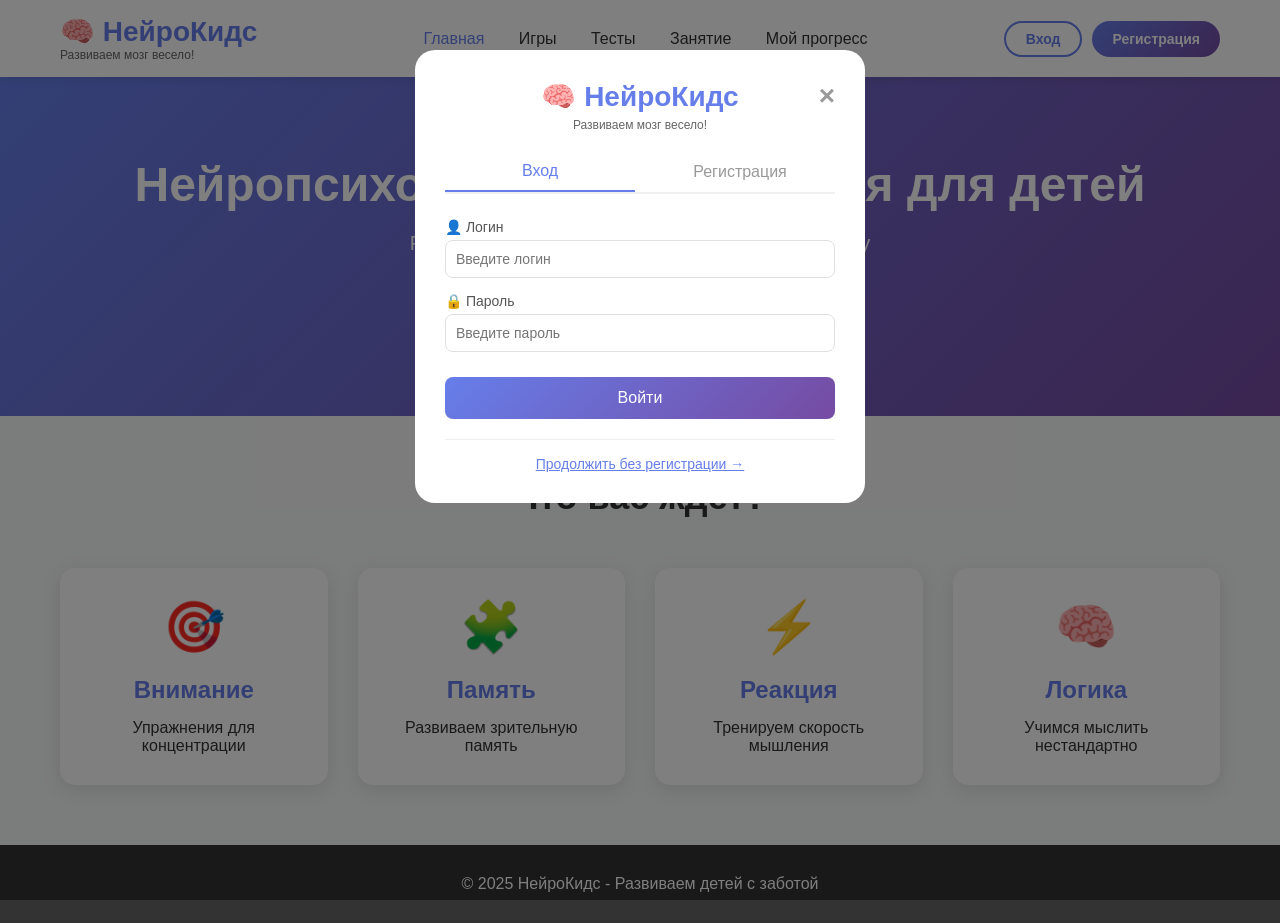
<file: src/main/webapp/index.html>
<!DOCTYPE html>
<html lang="ru">
<head>
    <meta charset="UTF-8">
    <meta name="viewport" content="width=device-width, initial-scale=1.0">
    <title>НейроКидс - Развивающие занятия</title>
    <link rel="stylesheet" href="css/style.css">
</head>
<body>
<!-- Модальное окно регистрации/входа -->
<div id="authModal" class="modal">
    <div class="modal-content">
        <div class="modal-header">
            <span class="close-btn" onclick="closeModal()">&times;</span>
            <div class="logo">
                <h1>🧠 НейроКидс</h1>
                <p>Развиваем мозг весело!</p>
            </div>
        </div>

        <div class="tabs">
            <button class="tab-btn active" onclick="showModalTab('login')">Вход</button>
            <button class="tab-btn" onclick="showModalTab('register')">Регистрация</button>
        </div>

        <!-- Форма входа -->
        <div id="modalLoginForm" class="form-container active">
            <form onsubmit="modalLoginUser(event)">
                <div class="input-group">
                    <label>👤 Логин</label>
                    <input type="text" id="modalLoginUsername" required placeholder="Введите логин">
                </div>
                <div class="input-group">
                    <label>🔒 Пароль</label>
                    <input type="password" id="modalLoginPassword" required placeholder="Введите пароль">
                </div>
                <button type="submit" class="btn-submit">Войти</button>
            </form>
        </div>

        <!-- Форма регистрации -->
        <div id="modalRegisterForm" class="form-container">
            <form onsubmit="modalRegisterUser(event)">
                <div class="input-group">
                    <label>👶 Имя ребенка</label>
                    <input type="text" id="modalRegName" required placeholder="Как зовут?">
                </div>
                <div class="input-group">
                    <label>📅 Возраст</label>
                    <input type="number" id="modalRegAge" min="3" max="12" required placeholder="Сколько лет?">
                </div>
                <div class="input-group">
                    <label>👤 Логин</label>
                    <input type="text" id="modalRegUsername" required placeholder="Придумайте логин">
                </div>
                <div class="input-group">
                    <label>🔒 Пароль</label>
                    <input type="password" id="modalRegPassword" required placeholder="Придумайте пароль">
                </div>
                <button type="submit" class="btn-submit">Зарегистрироваться</button>
            </form>
        </div>

        <div id="modalMessage" class="message"></div>
        <div class="guest-link">
            <button onclick="closeModal()" class="guest-btn">Продолжить без регистрации →</button>
        </div>
    </div>
</div>

<header>
    <div class="container">
        <div class="logo">
            <h1>🧠 НейроКидс</h1>
            <p>Развиваем мозг весело!</p>
        </div>
        <nav>
            <a href="index.html" class="active">Главная</a>
            <a href="games.html">Игры</a>
            <a href="neuro-tests.html">Тесты</a>
            <a href="parent-session.html">Занятие</a>
            <a href="progress.html">Мой прогресс</a>
        </nav>
        <div class="user-info" id="userInfo" style="display: none;">
            <span id="userName"></span>
            <button class="logout-btn" onclick="logout()">Выйти</button>
        </div>
        <div class="auth-buttons" id="authButtons">
            <button class="login-btn" onclick="openModal('login')">Вход</button>
            <button class="register-btn" onclick="openModal('register')">Регистрация</button>
        </div>
    </div>
</header>

<main>
    <section class="hero">
        <div class="container">
            <h2>Нейропсихологические занятия для детей</h2>
            <p>Развиваем память, внимание и логику через игру</p>
            <button class="btn" onclick="startGame()">Начать заниматься →</button>
        </div>
    </section>

    <section class="features">
        <div class="container">
            <h3>Что вас ждет?</h3>
            <div class="cards">
                <div class="card">
                    <div class="card-icon">🎯</div>
                    <h4>Внимание</h4>
                    <p>Упражнения для концентрации</p>
                </div>
                <div class="card">
                    <div class="card-icon">🧩</div>
                    <h4>Память</h4>
                    <p>Развиваем зрительную память</p>
                </div>
                <div class="card">
                    <div class="card-icon">⚡</div>
                    <h4>Реакция</h4>
                    <p>Тренируем скорость мышления</p>
                </div>
                <div class="card">
                    <div class="card-icon">🧠</div>
                    <h4>Логика</h4>
                    <p>Учимся мыслить нестандартно</p>
                </div>
            </div>
        </div>
    </section>
</main>

<footer>
    <div class="container">
        <p>© 2025 НейроКидс - Развиваем детей с заботой</p>
    </div>
    <!-- Секретная пасхалка - невидимая кнопка в левом нижнем углу -->
    <div id="secretButton" style="position: fixed; bottom: 5px; left: 5px; width: 40px; height: 40px; opacity: 0; cursor: pointer; z-index: 999;"></div>
</footer>

<script src="js/main.js"></script>

<!-- Скрипт пасхалки -->
<script>
    // Секретная пасхалка - нажми 3 раза на невидимую кнопку
    let secretClickCount = 0;
    let secretTimer = null;

    const secretButton = document.getElementById('secretButton');

    if (secretButton) {
        secretButton.addEventListener('click', function() {
            secretClickCount++;

            // Сброс таймера при каждом нажатии
            if (secretTimer) clearTimeout(secretTimer);

            // Если нажали 3 раза
            if (secretClickCount >= 3) {
                secretClickCount = 0;
                window.location.href = 'secret.html';
            }

            // Таймер сброса счётчика (1 секунда)
            secretTimer = setTimeout(() => {
                secretClickCount = 0;
            }, 1000);
        });
    }
</script>

</body>
</html>
</file>
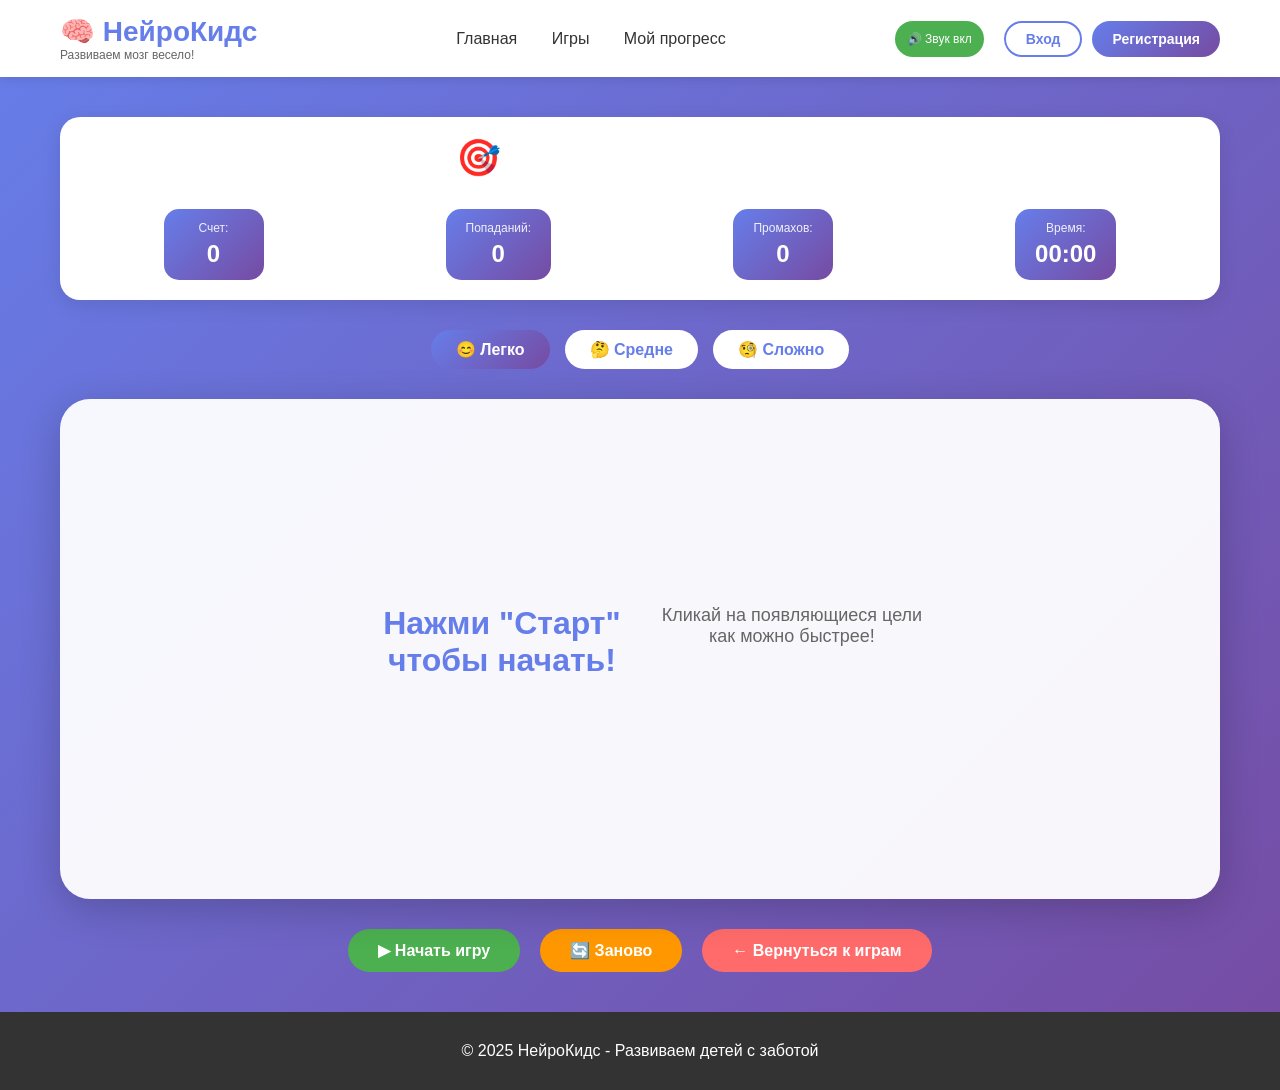
<file: src/main/webapp/attention-game.html>
<!DOCTYPE html>
<html lang="ru">
<head>
    <meta charset="UTF-8">
    <meta name="viewport" content="width=device-width, initial-scale=1.0">
    <title>Быстрая реакция - НейроКидс</title>
    <link rel="stylesheet" href="css/style.css">
    <link rel="stylesheet" href="css/attention-game.css">
</head>
<body>
<!-- Модальное окно регистрации/входа -->
<div id="authModal" class="modal">
    <div class="modal-content">
        <div class="modal-header">
            <span class="close-btn" onclick="closeModal()">&times;</span>
            <div class="logo">
                <h1>🧠 НейроКидс</h1>
                <p>Развиваем мозг весело!</p>
            </div>
        </div>

        <div class="tabs">
            <button class="tab-btn active" onclick="showModalTab('login')">Вход</button>
            <button class="tab-btn" onclick="showModalTab('register')">Регистрация</button>
        </div>

        <div id="modalLoginForm" class="form-container active">
            <form onsubmit="modalLoginUser(event)">
                <div class="input-group">
                    <label>👤 Логин</label>
                    <input type="text" id="modalLoginUsername" required placeholder="Введите логин">
                </div>
                <div class="input-group">
                    <label>🔒 Пароль</label>
                    <input type="password" id="modalLoginPassword" required placeholder="Введите пароль">
                </div>
                <button type="submit" class="btn-submit">Войти</button>
            </form>
        </div>

        <div id="modalRegisterForm" class="form-container">
            <form onsubmit="modalRegisterUser(event)">
                <div class="input-group">
                    <label>👶 Имя ребенка</label>
                    <input type="text" id="modalRegName" required placeholder="Как зовут?">
                </div>
                <div class="input-group">
                    <label>📅 Возраст</label>
                    <input type="number" id="modalRegAge" min="3" max="12" required placeholder="Сколько лет?">
                </div>
                <div class="input-group">
                    <label>👤 Логин</label>
                    <input type="text" id="modalRegUsername" required placeholder="Придумайте логин">
                </div>
                <div class="input-group">
                    <label>🔒 Пароль</label>
                    <input type="password" id="modalRegPassword" required placeholder="Придумайте пароль">
                </div>
                <button type="submit" class="btn-submit">Зарегистрироваться</button>
            </form>
        </div>

        <div id="modalMessage" class="message"></div>
        <div class="guest-link">
            <button onclick="closeModal()" class="guest-btn">Продолжить без регистрации →</button>
        </div>
    </div>
</div>

<header>
    <div class="container">
        <div class="logo">
            <h1>🧠 НейроКидс</h1>
            <p>Развиваем мозг весело!</p>
        </div>
        <nav>
            <a href="index.html">Главная</a>
            <a href="games.html">Игры</a>
            <a href="progress.html">Мой прогресс</a>
        </nav>
        <div class="user-info" id="userInfo" style="display: none;">
            <span id="userName"></span>
            <button class="sound-toggle-btn" id="soundToggle" onclick="toggleSound()">🔊 Звук вкл</button>
            <button class="logout-btn" onclick="logout()">Выйти</button>
        </div>
        <div class="auth-buttons" id="authButtons">
            <button class="sound-toggle-btn" id="soundToggleGuest" onclick="toggleSound()">🔊 Звук вкл</button>
            <button class="login-btn" onclick="openModal('login')">Вход</button>
            <button class="register-btn" onclick="openModal('register')">Регистрация</button>
        </div>
    </div>
</header>

<main>
    <section class="attention-game-section">
        <div class="container">
            <div class="game-header">
                <h2>🎯 Быстрая реакция</h2>
                <div class="game-stats">
                    <div class="stat-box">
                        <span class="stat-label">Счет:</span>
                        <span class="stat-value" id="score">0</span>
                    </div>
                    <div class="stat-box">
                        <span class="stat-label">Попаданий:</span>
                        <span class="stat-value" id="hits">0</span>
                    </div>
                    <div class="stat-box">
                        <span class="stat-label">Промахов:</span>
                        <span class="stat-value" id="misses">0</span>
                    </div>
                    <div class="stat-box">
                        <span class="stat-label">Время:</span>
                        <span class="stat-value" id="timer">00:00</span>
                    </div>
                </div>
            </div>

            <div class="difficulty-selector">
                <button class="difficulty-btn active" data-difficulty="easy">😊 Легко</button>
                <button class="difficulty-btn" data-difficulty="medium">🤔 Средне</button>
                <button class="difficulty-btn" data-difficulty="hard">🧐 Сложно</button>
            </div>

            <div class="game-area" id="gameArea">
                <div class="target" id="target" style="display: none;">🎯</div>
                <div class="game-message" id="gameMessage">
                    <h3>Нажми "Старт" чтобы начать!</h3>
                    <p>Кликай на появляющиеся цели как можно быстрее!</p>
                </div>
            </div>

            <div class="game-controls">
                <button class="btn-start" id="startBtn" onclick="startGame()">▶ Начать игру</button>
                <button class="btn-restart" onclick="restartGame()">🔄 Заново</button>
                <button class="btn-exit" onclick="goBack()">← Вернуться к играм</button>
            </div>

            <div id="gameOverMessage" class="game-over-message" style="display: none;">
                <div class="game-over-content">
                    <div class="game-over-emoji">🏆</div>
                    <h3>Игра окончена!</h3>
                    <p>Ваш результат: <span id="finalScore"></span> очков</p>
                    <p>Попаданий: <span id="finalHits"></span></p>
                    <p>Промахов: <span id="finalMisses"></span></p>
                    <p>Точность: <span id="finalAccuracy"></span>%</p>
                    <button class="btn" onclick="startGame()">Играть ещё →</button>
                </div>
            </div>
        </div>
    </section>
</main>

<footer>
    <div class="container">
        <p>© 2025 НейроКидс - Развиваем детей с заботой</p>
    </div>
</footer>

<script src="js/sounds.js"></script>
<script src="js/main.js"></script>
<script src="js/attention-game.js"></script>
</body>
</html>
</file>
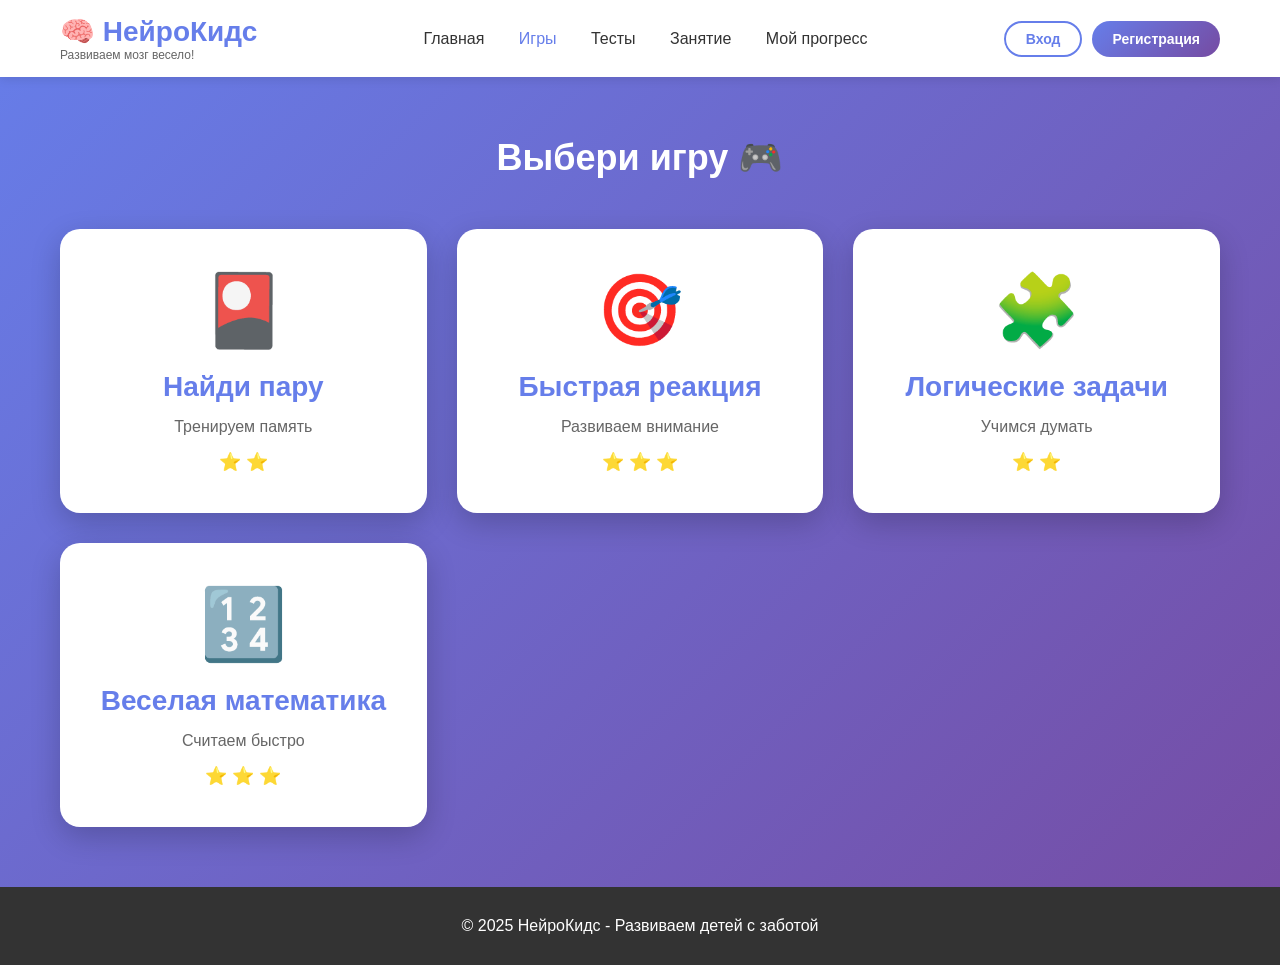
<file: src/main/webapp/games.html>
<!DOCTYPE html>
<html lang="ru">
<head>
    <meta charset="UTF-8">
    <meta name="viewport" content="width=device-width, initial-scale=1.0">
    <title>Игры - НейроКидс</title>
    <link rel="stylesheet" href="css/style.css">
    <link rel="stylesheet" href="css/games.css">
</head>
<body>
<!-- Модальное окно регистрации/входа -->
<div id="authModal" class="modal">
    <div class="modal-content">
        <div class="modal-header">
            <span class="close-btn" onclick="closeModal()">&times;</span>
            <div class="logo">
                <h1>🧠 НейроКидс</h1>
                <p>Развиваем мозг весело!</p>
            </div>
        </div>

        <div class="tabs">
            <button class="tab-btn active" onclick="showModalTab('login')">Вход</button>
            <button class="tab-btn" onclick="showModalTab('register')">Регистрация</button>
        </div>

        <!-- Форма входа -->
        <div id="modalLoginForm" class="form-container active">
            <form onsubmit="modalLoginUser(event)">
                <div class="input-group">
                    <label>👤 Логин</label>
                    <input type="text" id="modalLoginUsername" required placeholder="Введите логин">
                </div>
                <div class="input-group">
                    <label>🔒 Пароль</label>
                    <input type="password" id="modalLoginPassword" required placeholder="Введите пароль">
                </div>
                <button type="submit" class="btn-submit">Войти</button>
            </form>
        </div>

        <!-- Форма регистрации -->
        <div id="modalRegisterForm" class="form-container">
            <form onsubmit="modalRegisterUser(event)">
                <div class="input-group">
                    <label>👶 Имя ребенка</label>
                    <input type="text" id="modalRegName" required placeholder="Как зовут?">
                </div>
                <div class="input-group">
                    <label>📅 Возраст</label>
                    <input type="number" id="modalRegAge" min="3" max="12" required placeholder="Сколько лет?">
                </div>
                <div class="input-group">
                    <label>👤 Логин</label>
                    <input type="text" id="modalRegUsername" required placeholder="Придумайте логин">
                </div>
                <div class="input-group">
                    <label>🔒 Пароль</label>
                    <input type="password" id="modalRegPassword" required placeholder="Придумайте пароль">
                </div>
                <button type="submit" class="btn-submit">Зарегистрироваться</button>
            </form>
        </div>

        <div id="modalMessage" class="message"></div>
        <div class="guest-link">
            <button onclick="closeModal()" class="guest-btn">Продолжить без регистрации →</button>
        </div>
    </div>
</div>

<header>
    <div class="container">
        <div class="logo">
            <h1>🧠 НейроКидс</h1>
            <p>Развиваем мозг весело!</p>
        </div>
        <nav>
            <a href="index.html">Главная</a>
            <a href="games.html" class="active">Игры</a>
            <a href="neuro-tests.html">Тесты</a>
            <a href="parent-session.html">Занятие</a>
            <a href="progress.html">Мой прогресс</a>
        </nav>
        <div class="user-info" id="userInfo" style="display: none;">
            <span id="userName"></span>
            <button class="logout-btn" onclick="logout()">Выйти</button>
        </div>
        <div class="auth-buttons" id="authButtons">
            <button class="login-btn" onclick="openModal('login')">Вход</button>
            <button class="register-btn" onclick="openModal('register')">Регистрация</button>
        </div>
    </div>
</header>

<main>
    <section class="games-section">
        <div class="container">
            <h2>Выбери игру 🎮</h2>
            <div class="games-grid">
                <div class="game-card" onclick="playGame('memory')">
                    <div class="game-icon">🎴</div>
                    <h3>Найди пару</h3>
                    <p>Тренируем память</p>
                    <div class="difficulty">⭐ ⭐</div>
                </div>

                <div class="game-card" onclick="playGame('attention')">
                    <div class="game-icon">🎯</div>
                    <h3>Быстрая реакция</h3>
                    <p>Развиваем внимание</p>
                    <div class="difficulty">⭐ ⭐ ⭐</div>
                </div>

                <div class="game-card" onclick="playGame('logic')">
                    <div class="game-icon">🧩</div>
                    <h3>Логические задачи</h3>
                    <p>Учимся думать</p>
                    <div class="difficulty">⭐ ⭐</div>
                </div>

                <div class="game-card" onclick="playGame('math')">
                    <div class="game-icon">🔢</div>
                    <h3>Веселая математика</h3>
                    <p>Считаем быстро</p>
                    <div class="difficulty">⭐ ⭐ ⭐</div>
                </div>
            </div>
        </div>
    </section>
</main>

<footer>
    <div class="container">
        <p>© 2025 НейроКидс - Развиваем детей с заботой</p>
    </div>
</footer>

<script src="js/main.js"></script>
<script src="js/games.js"></script>
</body>
</html>
</file>
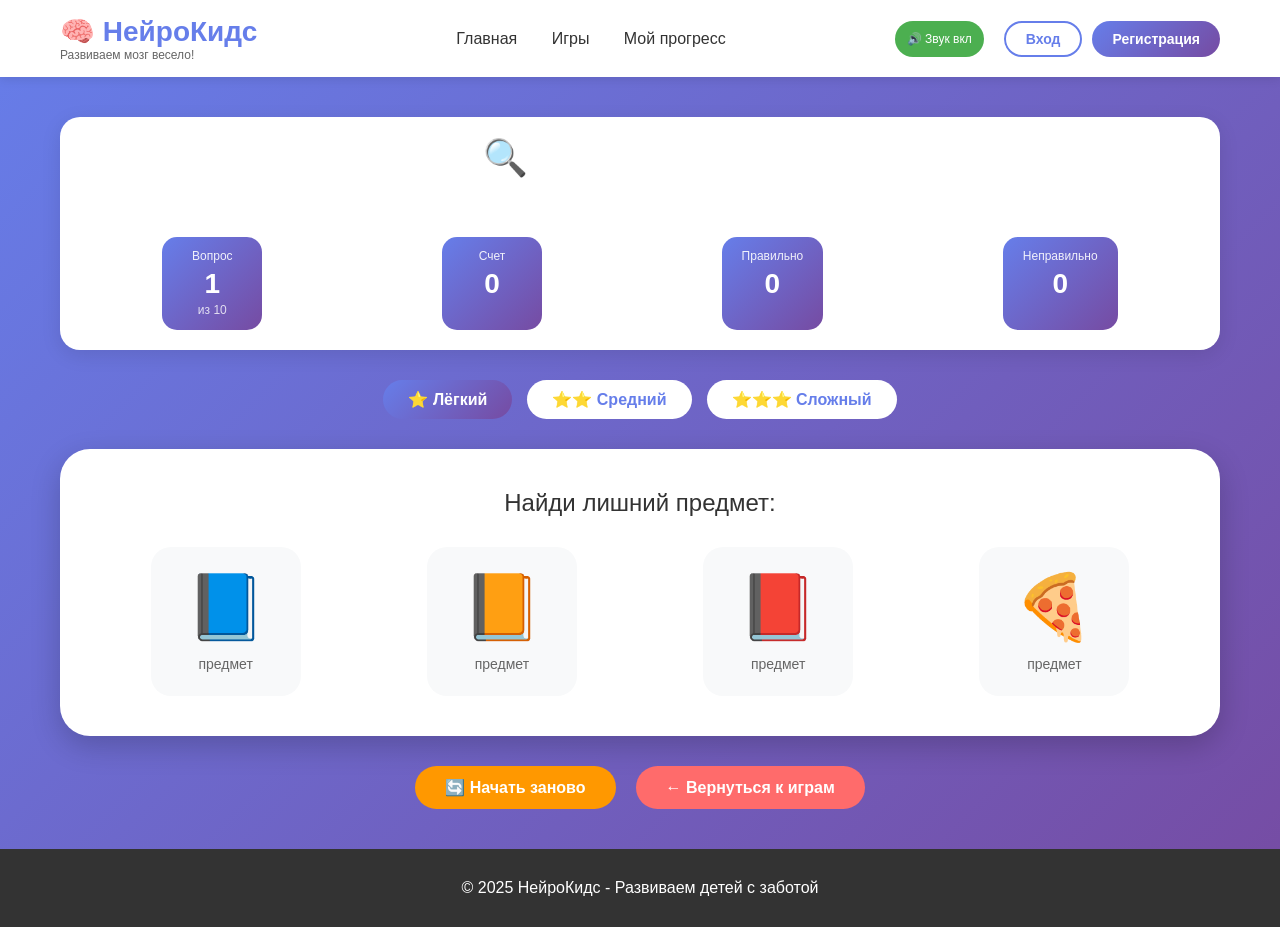
<file: src/main/webapp/logic-game.html>
<!DOCTYPE html>
<html lang="ru">
<head>
    <meta charset="UTF-8">
    <meta name="viewport" content="width=device-width, initial-scale=1.0">
    <title>Найди лишнее - НейроКидс</title>
    <link rel="stylesheet" href="css/style.css">
    <link rel="stylesheet" href="css/logic-game.css">
</head>
<body>
<!-- Модальное окно регистрации/входа -->
<div id="authModal" class="modal">
    <div class="modal-content">
        <div class="modal-header">
            <span class="close-btn" onclick="closeModal()">&times;</span>
            <div class="logo">
                <h1>🧠 НейроКидс</h1>
                <p>Развиваем мозг весело!</p>
            </div>
        </div>

        <div class="tabs">
            <button class="tab-btn active" onclick="showModalTab('login')">Вход</button>
            <button class="tab-btn" onclick="showModalTab('register')">Регистрация</button>
        </div>

        <div id="modalLoginForm" class="form-container active">
            <form onsubmit="modalLoginUser(event)">
                <div class="input-group">
                    <label>👤 Логин</label>
                    <input type="text" id="modalLoginUsername" required placeholder="Введите логин">
                </div>
                <div class="input-group">
                    <label>🔒 Пароль</label>
                    <input type="password" id="modalLoginPassword" required placeholder="Введите пароль">
                </div>
                <button type="submit" class="btn-submit">Войти</button>
            </form>
        </div>

        <div id="modalRegisterForm" class="form-container">
            <form onsubmit="modalRegisterUser(event)">
                <div class="input-group">
                    <label>👶 Имя ребенка</label>
                    <input type="text" id="modalRegName" required placeholder="Как зовут?">
                </div>
                <div class="input-group">
                    <label>📅 Возраст</label>
                    <input type="number" id="modalRegAge" min="3" max="12" required placeholder="Сколько лет?">
                </div>
                <div class="input-group">
                    <label>👤 Логин</label>
                    <input type="text" id="modalRegUsername" required placeholder="Придумайте логин">
                </div>
                <div class="input-group">
                    <label>🔒 Пароль</label>
                    <input type="password" id="modalRegPassword" required placeholder="Придумайте пароль">
                </div>
                <button type="submit" class="btn-submit">Зарегистрироваться</button>
            </form>
        </div>

        <div id="modalMessage" class="message"></div>
        <div class="guest-link">
            <button onclick="closeModal()" class="guest-btn">Продолжить без регистрации →</button>
        </div>
    </div>
</div>

<header>
    <div class="container">
        <div class="logo">
            <h1>🧠 НейроКидс</h1>
            <p>Развиваем мозг весело!</p>
        </div>
        <nav>
            <a href="index.html">Главная</a>
            <a href="games.html">Игры</a>
            <a href="progress.html">Мой прогресс</a>
        </nav>
        <div class="user-info" id="userInfo" style="display: none;">
            <span id="userName"></span>
            <button class="sound-toggle-btn" id="soundToggle" onclick="toggleSound()">🔊 Звук вкл</button>
            <button class="logout-btn" onclick="logout()">Выйти</button>
        </div>
        <div class="auth-buttons" id="authButtons">
            <button class="sound-toggle-btn" id="soundToggleGuest" onclick="toggleSound()">🔊 Звук вкл</button>
            <button class="login-btn" onclick="openModal('login')">Вход</button>
            <button class="register-btn" onclick="openModal('register')">Регистрация</button>
        </div>
    </div>
</header>

<main>
    <section class="logic-game-section">
        <div class="container">
            <div class="game-header">
                <h2>🔍 Найди лишнее</h2>
                <p class="game-subtitle">Нажми на картинку, которая отличается от других</p>
                <div class="game-stats">
                    <div class="stat-box">
                        <span class="stat-label">Вопрос</span>
                        <span class="stat-value" id="questionNum">1</span>
                        <span class="stat-small">из <span id="totalQuestions">10</span></span>
                    </div>
                    <div class="stat-box">
                        <span class="stat-label">Счет</span>
                        <span class="stat-value" id="score">0</span>
                    </div>
                    <div class="stat-box">
                        <span class="stat-label">Правильно</span>
                        <span class="stat-value" id="correct">0</span>
                    </div>
                    <div class="stat-box">
                        <span class="stat-label">Неправильно</span>
                        <span class="stat-value" id="wrong">0</span>
                    </div>
                </div>
            </div>

            <div class="difficulty-selector">
                <button class="difficulty-btn active" data-difficulty="easy">⭐ Лёгкий</button>
                <button class="difficulty-btn" data-difficulty="medium">⭐⭐ Средний</button>
                <button class="difficulty-btn" data-difficulty="hard">⭐⭐⭐ Сложный</button>
            </div>

            <div class="question-container">
                <div class="question-card" id="questionCard">
                    <div class="question-text" id="questionText">
                        Найди лишний предмет:
                    </div>
                    <div class="items-grid" id="itemsGrid">
                        <!-- Картинки появятся здесь -->
                    </div>
                </div>
            </div>

            <div class="game-controls">
                <button class="btn-next" id="nextBtn" onclick="nextQuestion()" style="display: none;">Следующий вопрос →</button>
                <button class="btn-restart" onclick="restartGame()">🔄 Начать заново</button>
                <button class="btn-exit" onclick="goBack()">← Вернуться к играм</button>
            </div>

            <div id="gameComplete" class="game-complete" style="display: none;">
                <div class="complete-content">
                    <div class="complete-emoji">🏆</div>
                    <h3>Молодец!</h3>
                    <p>Ты прошел все задания!</p>
                    <p>Правильных ответов: <span id="finalCorrect"></span> из <span id="finalTotal"></span></p>
                    <p>Процент правильных: <span id="finalPercent"></span>%</p>
                    <p>Получено очков: <span id="finalPoints"></span></p>
                    <div class="rating" id="rating"></div>
                    <button class="btn" onclick="restartGame()">Играть ещё →</button>
                </div>
            </div>
        </div>
    </section>
</main>

<footer>
    <div class="container">
        <p>© 2025 НейроКидс - Развиваем детей с заботой</p>
    </div>
</footer>

<script src="js/sounds.js"></script>
<script src="js/main.js"></script>
<script src="js/logic-game.js"></script>
</body>
</html>
</file>
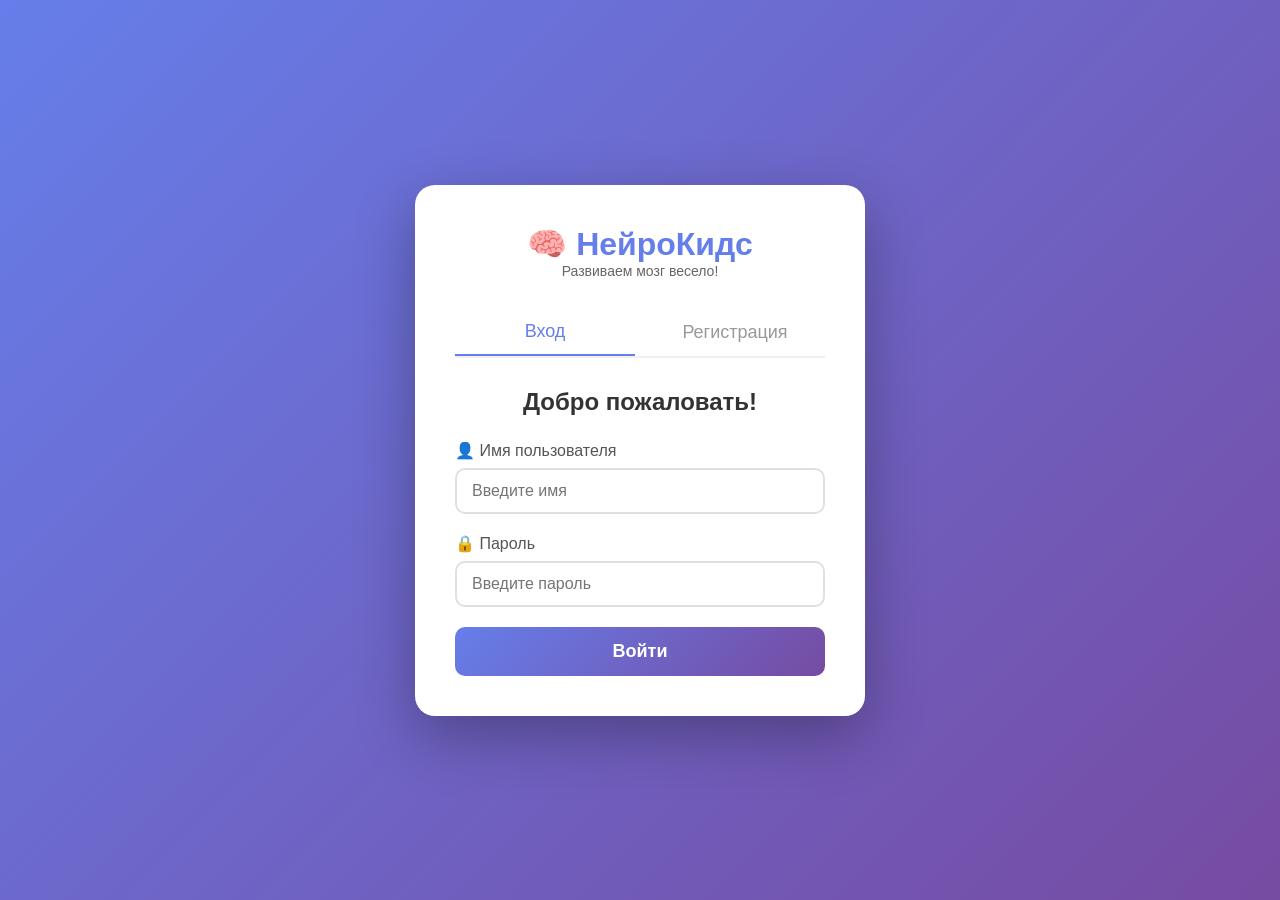
<file: src/main/webapp/login.html>
<!DOCTYPE html>
<html lang="ru">
<head>
    <meta charset="UTF-8">
    <meta name="viewport" content="width=device-width, initial-scale=1.0">
    <title>Вход / Регистрация - НейроКидс</title>
    <link rel="stylesheet" href="css/style.css">
    <link rel="stylesheet" href="css/login.css">
</head>
<body>
<div class="login-container">
    <div class="login-box">
        <div class="logo">
            <h1>🧠 НейроКидс</h1>
            <p>Развиваем мозг весело!</p>
        </div>

        <!-- Вкладки -->
        <div class="tabs">
            <button class="tab-btn active" onclick="showTab('login')">Вход</button>
            <button class="tab-btn" onclick="showTab('register')">Регистрация</button>
        </div>

        <!-- Форма входа -->
        <div id="loginForm" class="form-container active">
            <h2>Добро пожаловать!</h2>
            <form onsubmit="loginUser(event)">
                <div class="input-group">
                    <label>👤 Имя пользователя</label>
                    <input type="text" id="loginUsername" required placeholder="Введите имя">
                </div>
                <div class="input-group">
                    <label>🔒 Пароль</label>
                    <input type="password" id="loginPassword" required placeholder="Введите пароль">
                </div>
                <button type="submit" class="btn-submit">Войти</button>
            </form>
        </div>

        <!-- Форма регистрации -->
        <div id="registerForm" class="form-container">
            <h2>Создать аккаунт</h2>
            <form onsubmit="registerUser(event)">
                <div class="input-group">
                    <label>👶 Имя ребенка</label>
                    <input type="text" id="regName" required placeholder="Как зовут?">
                </div>
                <div class="input-group">
                    <label>📅 Возраст</label>
                    <input type="number" id="regAge" min="3" max="12" required placeholder="Сколько лет?">
                </div>
                <div class="input-group">
                    <label>👤 Придумайте логин</label>
                    <input type="text" id="regUsername" required placeholder="Логин">
                </div>
                <div class="input-group">
                    <label>🔒 Придумайте пароль</label>
                    <input type="password" id="regPassword" required placeholder="Пароль">
                </div>
                <button type="submit" class="btn-submit">Зарегистрироваться</button>
            </form>
        </div>

        <div id="message" class="message"></div>
    </div>
</div>

<script src="js/login.js"></script>
</body>
</html>
</file>
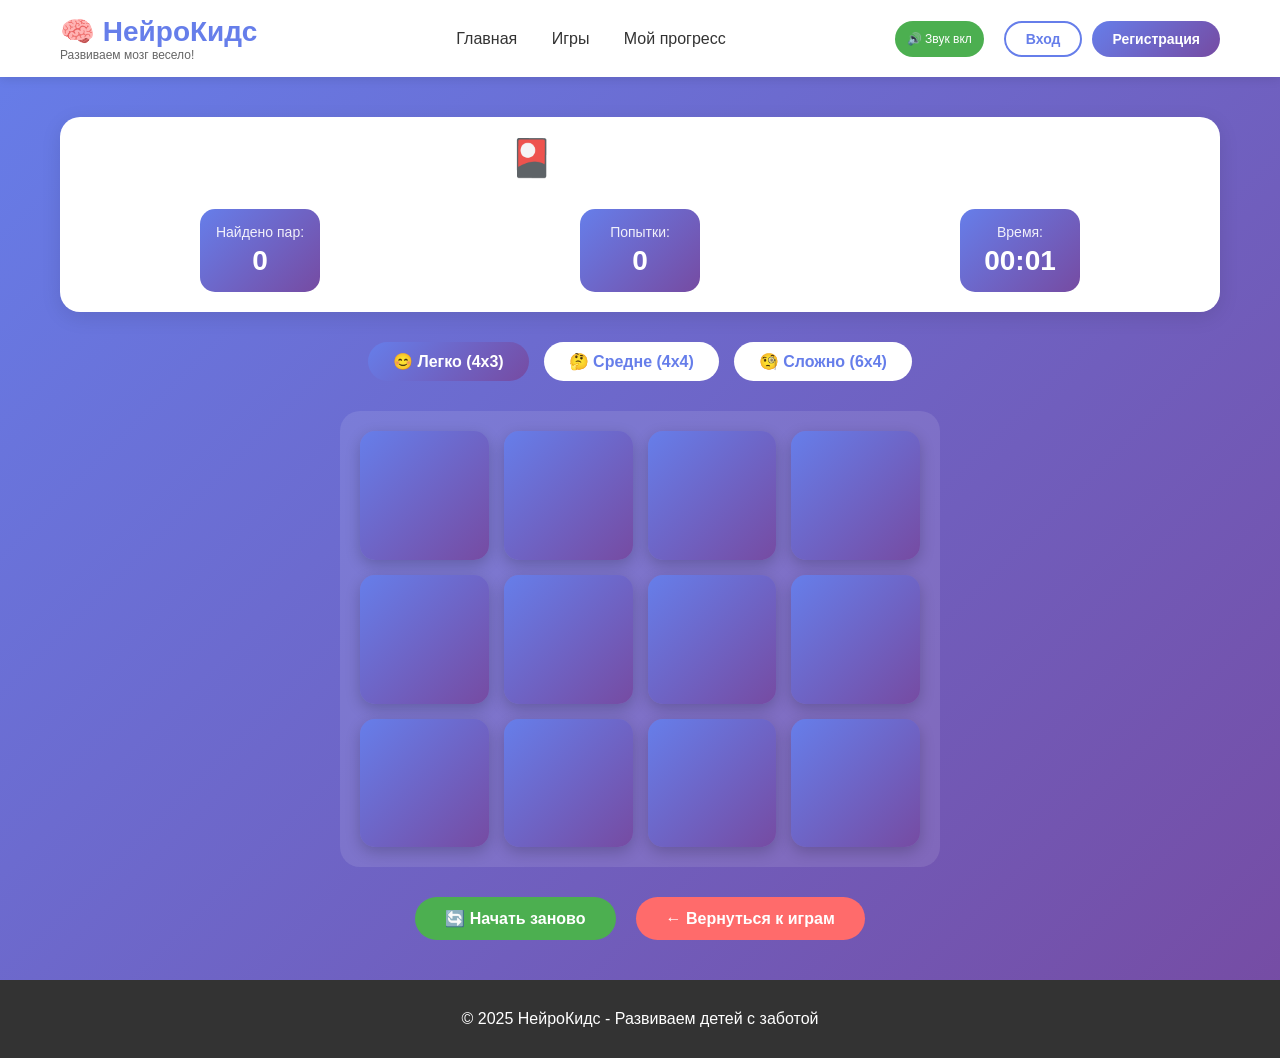
<file: src/main/webapp/memory-game.html>
<!DOCTYPE html>
<html lang="ru">
<head>
    <meta charset="UTF-8">
    <meta name="viewport" content="width=device-width, initial-scale=1.0">
    <title>Найди пару - НейроКидс</title>
    <link rel="stylesheet" href="css/style.css">
    <link rel="stylesheet" href="css/memory-game.css">
</head>
<body>
<!-- Модальное окно регистрации/входа -->
<div id="authModal" class="modal">
    <div class="modal-content">
        <div class="modal-header">
            <span class="close-btn" onclick="closeModal()">&times;</span>
            <div class="logo">
                <h1>🧠 НейроКидс</h1>
                <p>Развиваем мозг весело!</p>
            </div>
        </div>

        <div class="tabs">
            <button class="tab-btn active" onclick="showModalTab('login')">Вход</button>
            <button class="tab-btn" onclick="showModalTab('register')">Регистрация</button>
        </div>

        <div id="modalLoginForm" class="form-container active">
            <form onsubmit="modalLoginUser(event)">
                <div class="input-group">
                    <label>👤 Логин</label>
                    <input type="text" id="modalLoginUsername" required placeholder="Введите логин">
                </div>
                <div class="input-group">
                    <label>🔒 Пароль</label>
                    <input type="password" id="modalLoginPassword" required placeholder="Введите пароль">
                </div>
                <button type="submit" class="btn-submit">Войти</button>
            </form>
        </div>

        <div id="modalRegisterForm" class="form-container">
            <form onsubmit="modalRegisterUser(event)">
                <div class="input-group">
                    <label>👶 Имя ребенка</label>
                    <input type="text" id="modalRegName" required placeholder="Как зовут?">
                </div>
                <div class="input-group">
                    <label>📅 Возраст</label>
                    <input type="number" id="modalRegAge" min="3" max="12" required placeholder="Сколько лет?">
                </div>
                <div class="input-group">
                    <label>👤 Логин</label>
                    <input type="text" id="modalRegUsername" required placeholder="Придумайте логин">
                </div>
                <div class="input-group">
                    <label>🔒 Пароль</label>
                    <input type="password" id="modalRegPassword" required placeholder="Придумайте пароль">
                </div>
                <button type="submit" class="btn-submit">Зарегистрироваться</button>
            </form>
        </div>

        <div id="modalMessage" class="message"></div>
        <div class="guest-link">
            <button onclick="closeModal()" class="guest-btn">Продолжить без регистрации →</button>
        </div>
    </div>
</div>

<header>
    <div class="container">
        <div class="logo">
            <h1>🧠 НейроКидс</h1>
            <p>Развиваем мозг весело!</p>
        </div>
        <nav>
            <a href="index.html">Главная</a>
            <a href="games.html">Игры</a>
            <a href="progress.html">Мой прогресс</a>
        </nav>
        <div class="user-info" id="userInfo" style="display: none;">
            <span id="userName"></span>
            <button class="sound-toggle-btn" id="soundToggle" onclick="toggleSound()">🔊 Звук вкл</button>
            <button class="logout-btn" onclick="logout()">Выйти</button>
        </div>
        <div class="auth-buttons" id="authButtons">
            <button class="sound-toggle-btn" id="soundToggleGuest" onclick="toggleSound()">🔊 Звук вкл</button>
            <button class="login-btn" onclick="openModal('login')">Вход</button>
            <button class="register-btn" onclick="openModal('register')">Регистрация</button>
        </div>
    </div>
</header>

<main>
    <section class="memory-game-section">
        <div class="container">
            <div class="game-header">
                <h2>🎴 Найди пару</h2>
                <div class="game-stats">
                    <div class="stat-box">
                        <span class="stat-label">Найдено пар:</span>
                        <span class="stat-value" id="pairsFound">0</span>
                    </div>
                    <div class="stat-box">
                        <span class="stat-label">Попытки:</span>
                        <span class="stat-value" id="attempts">0</span>
                    </div>
                    <div class="stat-box">
                        <span class="stat-label">Время:</span>
                        <span class="stat-value" id="timer">00:00</span>
                    </div>
                </div>
            </div>

            <div class="difficulty-selector">
                <button class="difficulty-btn active" data-difficulty="easy">😊 Легко (4x3)</button>
                <button class="difficulty-btn" data-difficulty="medium">🤔 Средне (4x4)</button>
                <button class="difficulty-btn" data-difficulty="hard">🧐 Сложно (6x4)</button>
            </div>

            <div class="game-board" id="gameBoard">
                <!-- Карточки будут созданы через JavaScript -->
            </div>

            <div class="game-controls">
                <button class="btn-restart" onclick="restartGame()">🔄 Начать заново</button>
                <button class="btn-exit" onclick="goBack()">← Вернуться к играм</button>
            </div>

            <div id="winMessage" class="win-message" style="display: none;">
                <div class="win-content">
                    <div class="win-emoji">🎉</div>
                    <h3>Поздравляю!</h3>
                    <p>Вы нашли все пары!</p>
                    <p>Попыток: <span id="finalAttempts"></span></p>
                    <p>Время: <span id="finalTime"></span></p>
                    <p>Получено очков: <span id="finalPoints"></span></p>
                    <button class="btn" onclick="restartGame()">Играть ещё →</button>
                </div>
            </div>
        </div>
    </section>
</main>

<footer>
    <div class="container">
        <p>© 2025 НейроКидс - Развиваем детей с заботой</p>
    </div>
</footer>

<script src="js/sounds.js"></script>
<script src="js/main.js"></script>
<script src="js/memory-game.js"></script>
</body>
</html>
</file>
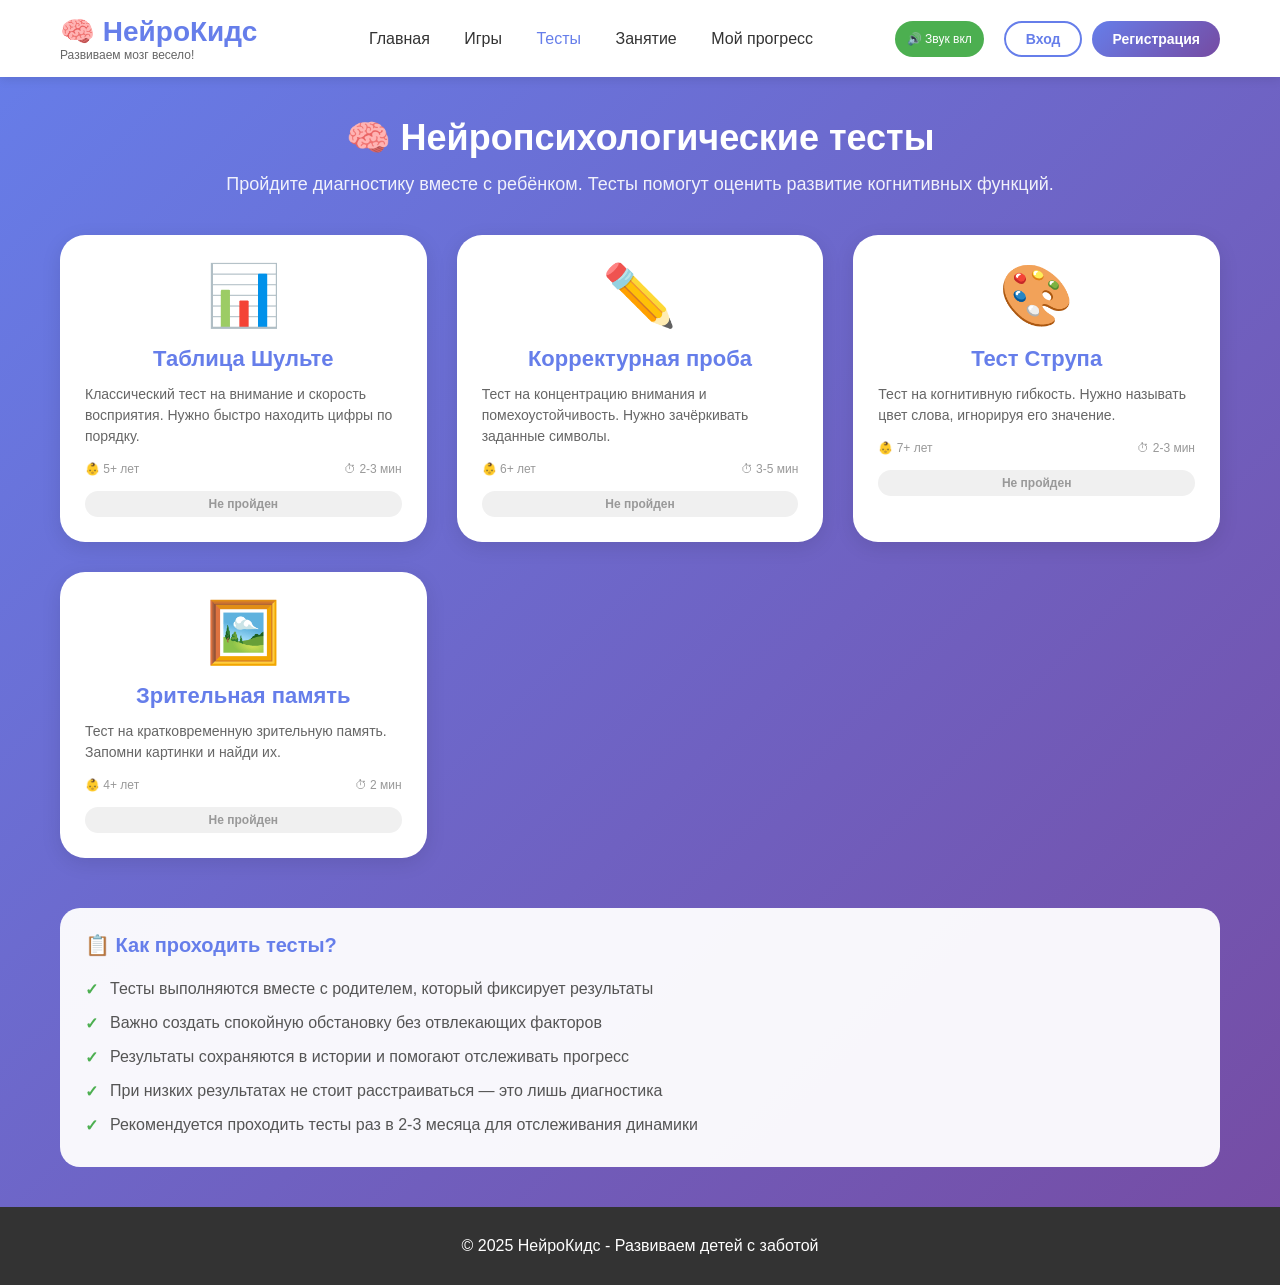
<file: src/main/webapp/neuro-tests.html>
<!DOCTYPE html>
<html lang="ru">
<head>
    <meta charset="UTF-8">
    <meta name="viewport" content="width=device-width, initial-scale=1.0">
    <title>Нейропсихологические тесты - НейроКидс</title>
    <link rel="stylesheet" href="css/style.css">
    <link rel="stylesheet" href="css/neuro-tests.css">
</head>
<body>
<!-- Модальное окно регистрации/входа -->
<div id="authModal" class="modal">
    <div class="modal-content">
        <div class="modal-header">
            <span class="close-btn" onclick="closeModal()">&times;</span>
            <div class="logo">
                <h1>🧠 НейроКидс</h1>
                <p>Развиваем мозг весело!</p>
            </div>
        </div>
        <div class="tabs">
            <button class="tab-btn active" onclick="showModalTab('login')">Вход</button>
            <button class="tab-btn" onclick="showModalTab('register')">Регистрация</button>
        </div>
        <div id="modalLoginForm" class="form-container active">
            <form onsubmit="modalLoginUser(event)">
                <div class="input-group">
                    <label>👤 Логин</label>
                    <input type="text" id="modalLoginUsername" required placeholder="Введите логин">
                </div>
                <div class="input-group">
                    <label>🔒 Пароль</label>
                    <input type="password" id="modalLoginPassword" required placeholder="Введите пароль">
                </div>
                <button type="submit" class="btn-submit">Войти</button>
            </form>
        </div>
        <div id="modalRegisterForm" class="form-container">
            <form onsubmit="modalRegisterUser(event)">
                <div class="input-group">
                    <label>👶 Имя ребенка</label>
                    <input type="text" id="modalRegName" required placeholder="Как зовут?">
                </div>
                <div class="input-group">
                    <label>📅 Возраст</label>
                    <input type="number" id="modalRegAge" min="3" max="12" required placeholder="Сколько лет?">
                </div>
                <div class="input-group">
                    <label>👤 Логин</label>
                    <input type="text" id="modalRegUsername" required placeholder="Придумайте логин">
                </div>
                <div class="input-group">
                    <label>🔒 Пароль</label>
                    <input type="password" id="modalRegPassword" required placeholder="Придумайте пароль">
                </div>
                <button type="submit" class="btn-submit">Зарегистрироваться</button>
            </form>
        </div>
        <div id="modalMessage" class="message"></div>
        <div class="guest-link">
            <button onclick="closeModal()" class="guest-btn">Продолжить без регистрации →</button>
        </div>
    </div>
</div>

<header>
    <div class="container">
        <div class="logo">
            <h1>🧠 НейроКидс</h1>
            <p>Развиваем мозг весело!</p>
        </div>
        <nav>
            <a href="index.html">Главная</a>
            <a href="games.html">Игры</a>
            <a href="neuro-tests.html" class="active">Тесты</a>
            <a href="parent-session.html">Занятие</a>
            <a href="progress.html">Мой прогресс</a>
        </nav>
        <div class="user-info" id="userInfo" style="display: none;">
            <span id="userName"></span>
            <button class="sound-toggle-btn" id="soundToggle" onclick="toggleSound()">🔊 Звук вкл</button>
            <button class="logout-btn" onclick="logout()">Выйти</button>
        </div>
        <div class="auth-buttons" id="authButtons">
            <button class="sound-toggle-btn" id="soundToggleGuest" onclick="toggleSound()">🔊 Звук вкл</button>
            <button class="login-btn" onclick="openModal('login')">Вход</button>
            <button class="register-btn" onclick="openModal('register')">Регистрация</button>
        </div>
    </div>
</header>

<main>
    <section class="neuro-tests-section">
        <div class="container">
            <div class="page-header">
                <h2>🧠 Нейропсихологические тесты</h2>
                <p class="subtitle">Пройдите диагностику вместе с ребёнком. Тесты помогут оценить развитие когнитивных функций.</p>
            </div>

            <div class="tests-grid">
                <!-- Тест 1: Таблица Шульте -->
                <div class="test-card" onclick="openTest('schulte')">
                    <div class="test-icon">📊</div>
                    <h3>Таблица Шульте</h3>
                    <p>Классический тест на внимание и скорость восприятия. Нужно быстро находить цифры по порядку.</p>
                    <div class="test-meta">
                        <span class="test-age">👶 5+ лет</span>
                        <span class="test-time">⏱ 2-3 мин</span>
                    </div>
                    <div class="test-status" id="schulte-status">Не пройден</div>
                </div>

                <!-- Тест 2: Корректурная проба -->
                <div class="test-card" onclick="openTest('correction')">
                    <div class="test-icon">✏️</div>
                    <h3>Корректурная проба</h3>
                    <p>Тест на концентрацию внимания и помехоустойчивость. Нужно зачёркивать заданные символы.</p>
                    <div class="test-meta">
                        <span class="test-age">👶 6+ лет</span>
                        <span class="test-time">⏱ 3-5 мин</span>
                    </div>
                    <div class="test-status" id="correction-status">Не пройден</div>
                </div>

                <!-- Тест 3: Тест Струпа -->
                <div class="test-card" onclick="openTest('stroop')">
                    <div class="test-icon">🎨</div>
                    <h3>Тест Струпа</h3>
                    <p>Тест на когнитивную гибкость. Нужно называть цвет слова, игнорируя его значение.</p>
                    <div class="test-meta">
                        <span class="test-age">👶 7+ лет</span>
                        <span class="test-time">⏱ 2-3 мин</span>
                    </div>
                    <div class="test-status" id="stroop-status">Не пройден</div>
                </div>

                <!-- Тест 4: Запоминание картинок -->
                <div class="test-card" onclick="openTest('memory')">
                    <div class="test-icon">🖼️</div>
                    <h3>Зрительная память</h3>
                    <p>Тест на кратковременную зрительную память. Запомни картинки и найди их.</p>
                    <div class="test-meta">
                        <span class="test-age">👶 4+ лет</span>
                        <span class="test-time">⏱ 2 мин</span>
                    </div>
                    <div class="test-status" id="memory-status">Не пройден</div>
                </div>
            </div>

            <div class="test-info-box">
                <h3>📋 Как проходить тесты?</h3>
                <ul>
                    <li>Тесты выполняются вместе с родителем, который фиксирует результаты</li>
                    <li>Важно создать спокойную обстановку без отвлекающих факторов</li>
                    <li>Результаты сохраняются в истории и помогают отслеживать прогресс</li>
                    <li>При низких результатах не стоит расстраиваться — это лишь диагностика</li>
                    <li>Рекомендуется проходить тесты раз в 2-3 месяца для отслеживания динамики</li>
                </ul>
            </div>
        </div>
    </section>
</main>

<footer>
    <div class="container">
        <p>© 2025 НейроКидс - Развиваем детей с заботой</p>
    </div>
</footer>

<script src="js/sounds.js"></script>
<script src="js/main.js"></script>
<script src="js/neuro-tests.js"></script>
</body>
</html>
</file>
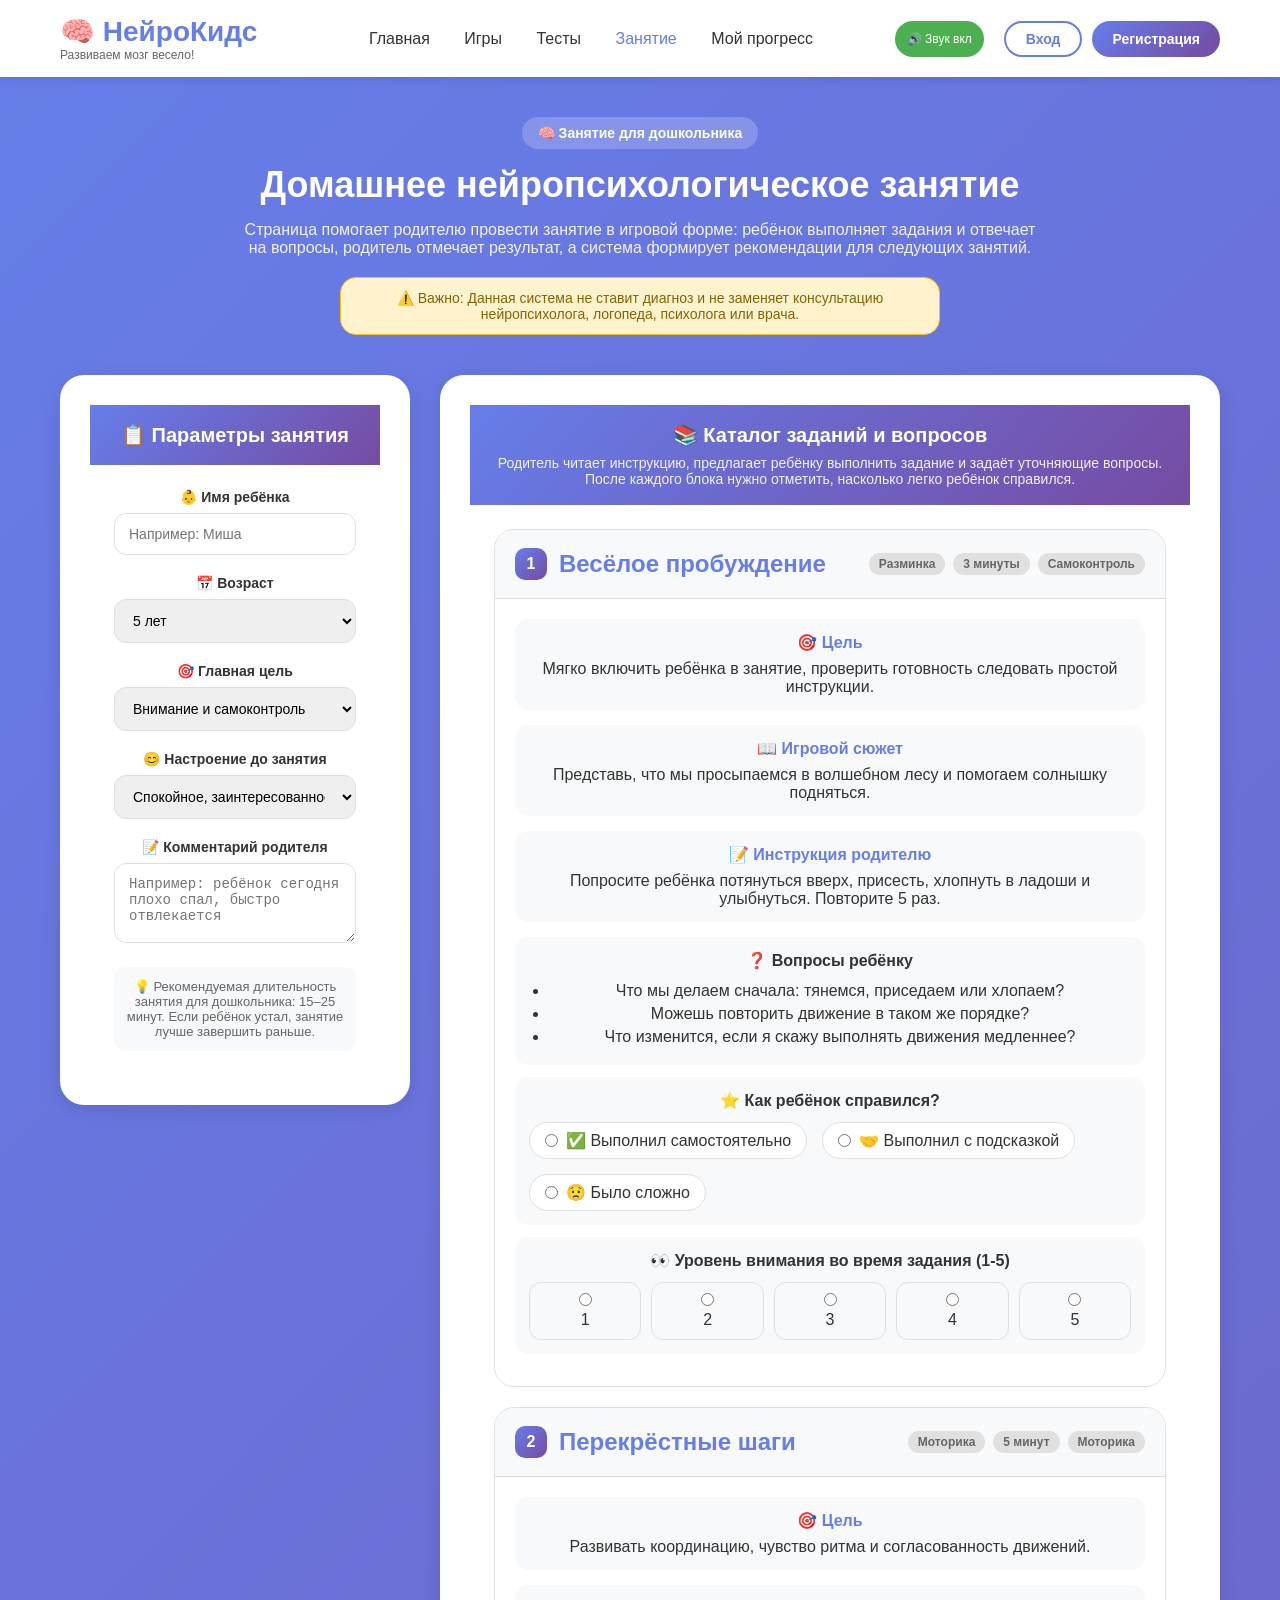
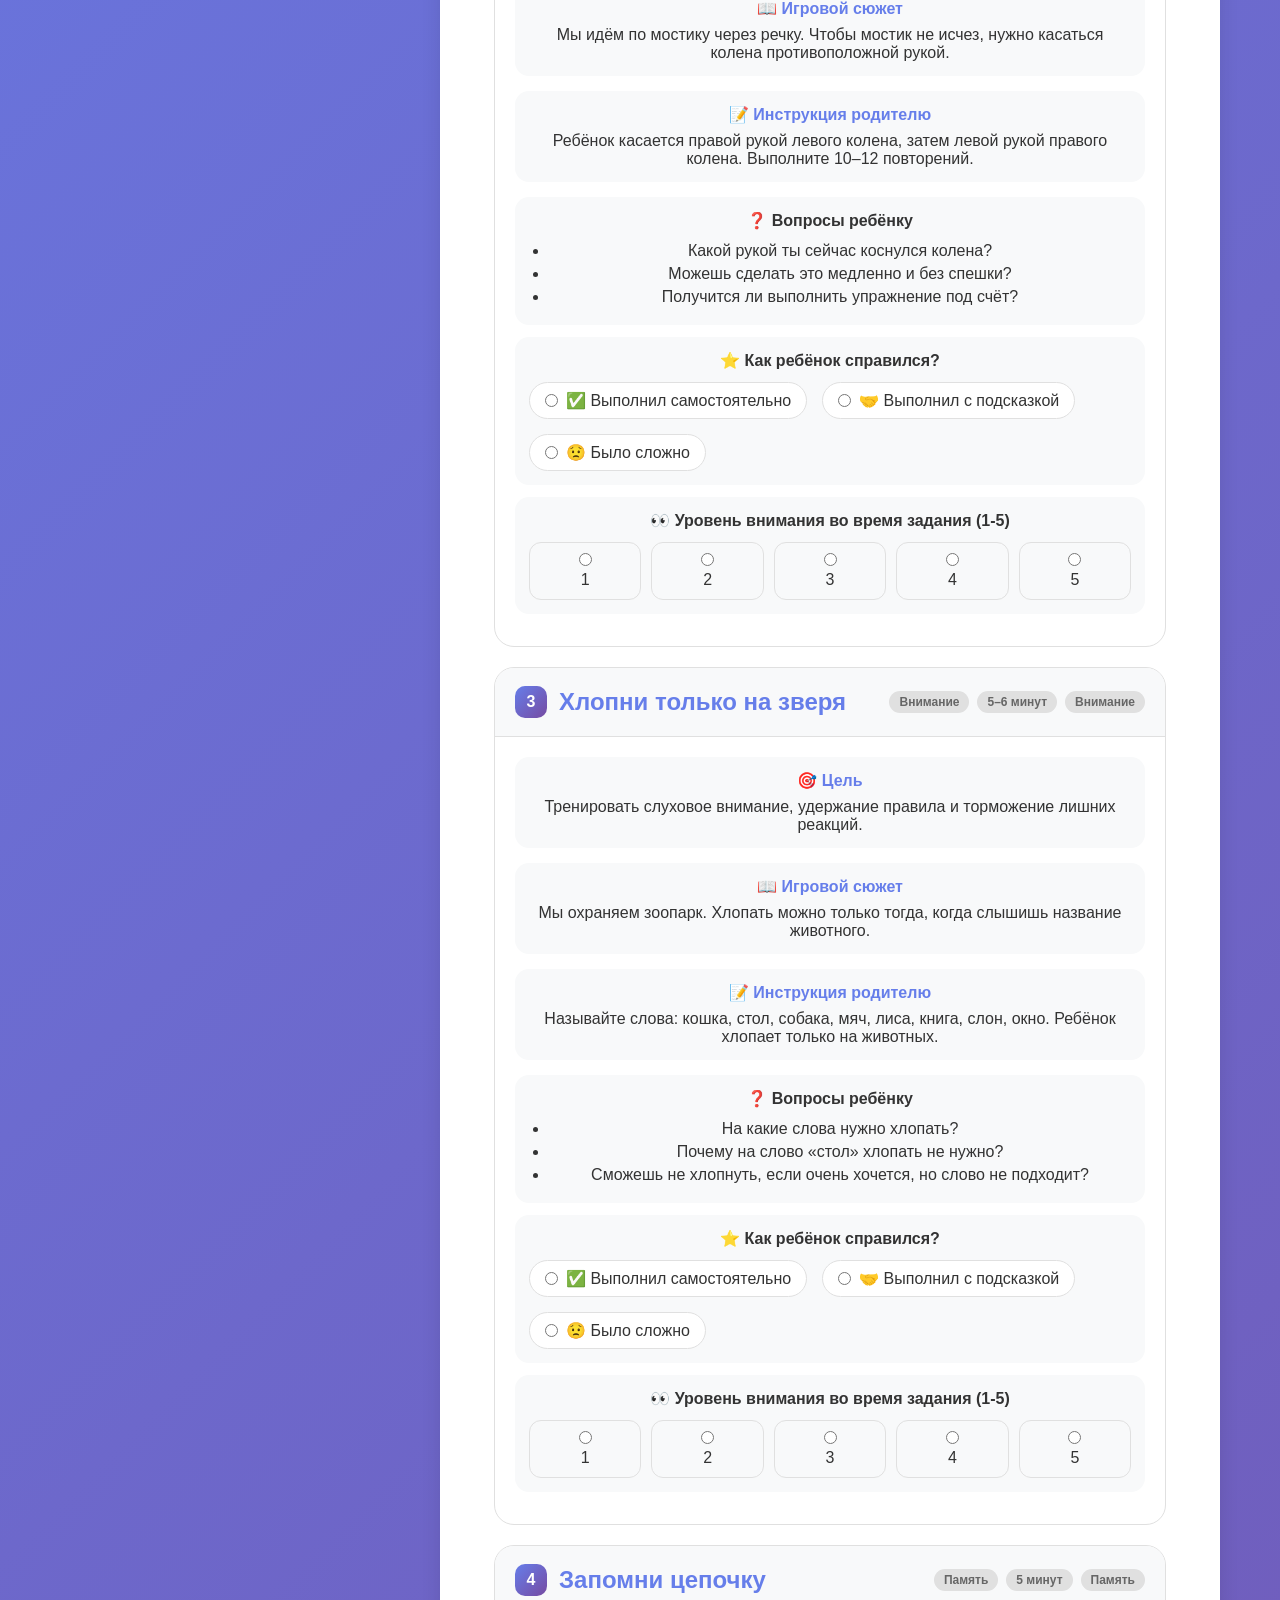
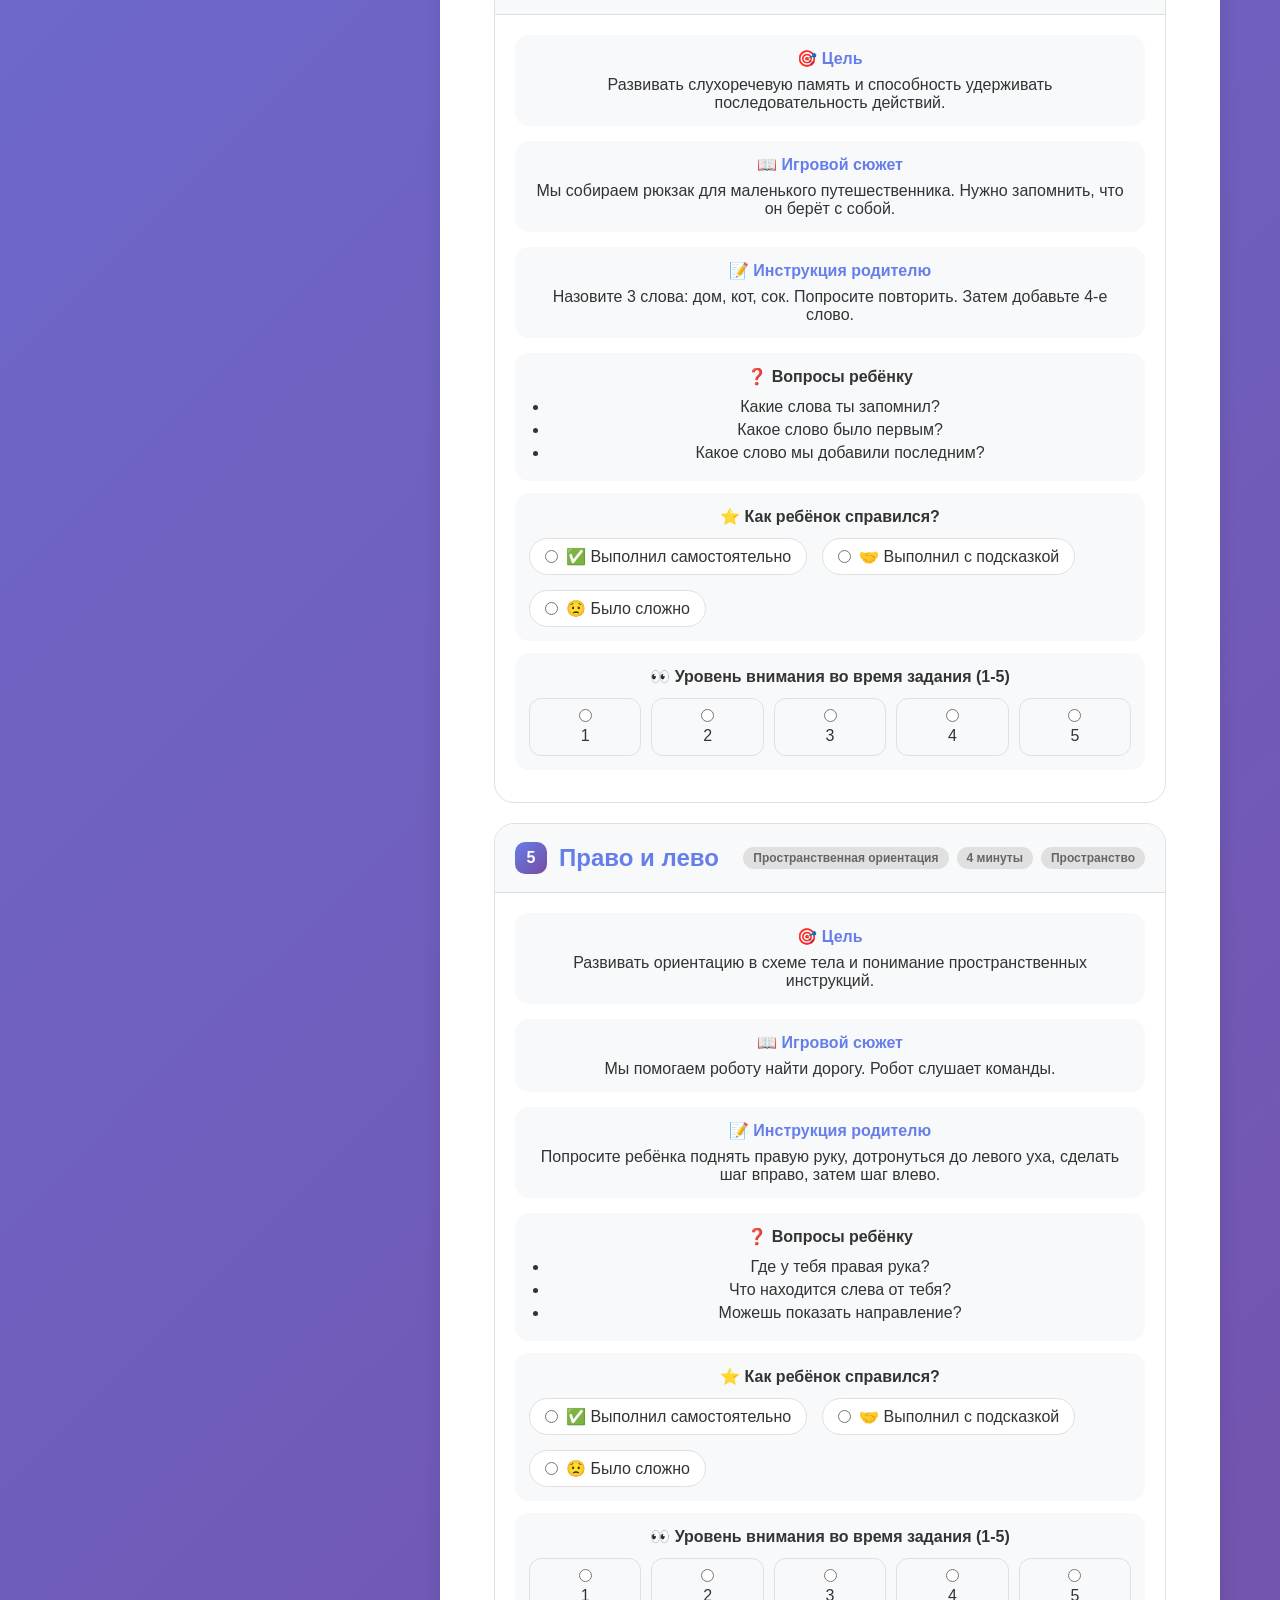
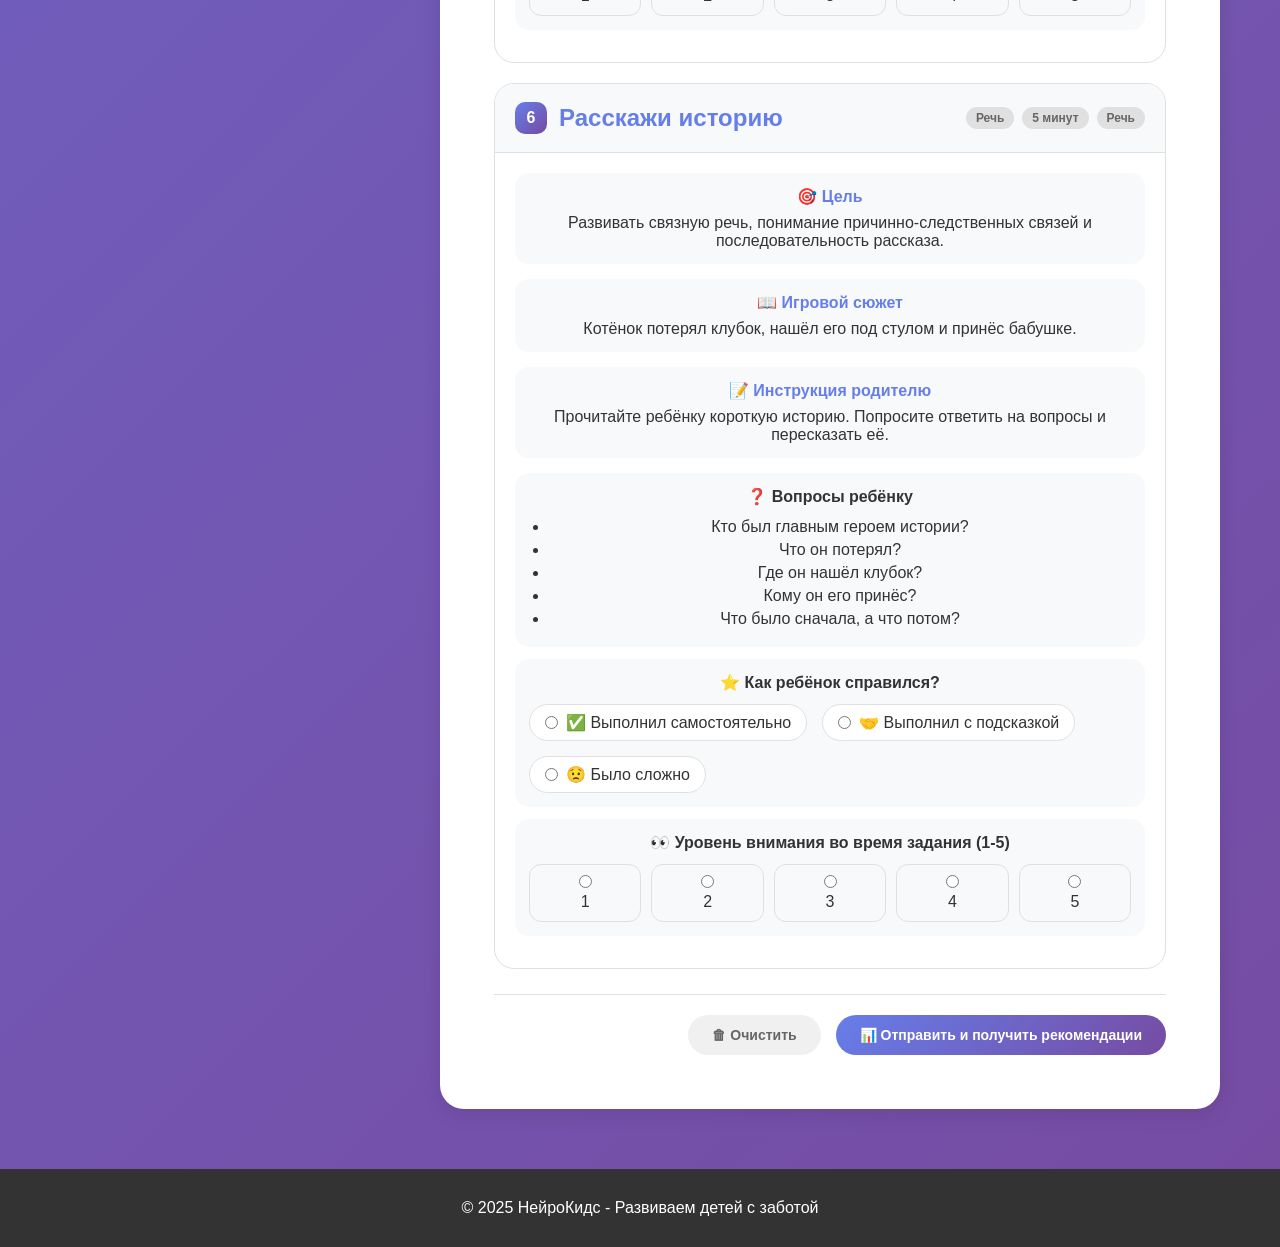
<file: src/main/webapp/parent-session.html>
<!DOCTYPE html>
<html lang="ru">
<head>
    <meta charset="UTF-8">
    <meta name="viewport" content="width=device-width, initial-scale=1.0">
    <title>Нейрозанятие с родителем - НейроКидс</title>
    <link rel="stylesheet" href="css/style.css">
    <link rel="stylesheet" href="css/parent-session.css">
</head>
<body>
<!-- Модальное окно регистрации/входа -->
<div id="authModal" class="modal">
    <div class="modal-content">
        <div class="modal-header">
            <span class="close-btn" onclick="closeModal()">&times;</span>
            <div class="logo">
                <h1>🧠 НейроКидс</h1>
                <p>Развиваем мозг весело!</p>
            </div>
        </div>
        <div class="tabs">
            <button class="tab-btn active" onclick="showModalTab('login')">Вход</button>
            <button class="tab-btn" onclick="showModalTab('register')">Регистрация</button>
        </div>
        <div id="modalLoginForm" class="form-container active">
            <form onsubmit="modalLoginUser(event)">
                <div class="input-group">
                    <label>👤 Логин</label>
                    <input type="text" id="modalLoginUsername" required placeholder="Введите логин">
                </div>
                <div class="input-group">
                    <label>🔒 Пароль</label>
                    <input type="password" id="modalLoginPassword" required placeholder="Введите пароль">
                </div>
                <button type="submit" class="btn-submit">Войти</button>
            </form>
        </div>
        <div id="modalRegisterForm" class="form-container">
            <form onsubmit="modalRegisterUser(event)">
                <div class="input-group">
                    <label>👶 Имя ребенка</label>
                    <input type="text" id="modalRegName" required placeholder="Как зовут?">
                </div>
                <div class="input-group">
                    <label>📅 Возраст</label>
                    <input type="number" id="modalRegAge" min="3" max="12" required placeholder="Сколько лет?">
                </div>
                <div class="input-group">
                    <label>👤 Логин</label>
                    <input type="text" id="modalRegUsername" required placeholder="Придумайте логин">
                </div>
                <div class="input-group">
                    <label>🔒 Пароль</label>
                    <input type="password" id="modalRegPassword" required placeholder="Придумайте пароль">
                </div>
                <button type="submit" class="btn-submit">Зарегистрироваться</button>
            </form>
        </div>
        <div id="modalMessage" class="message"></div>
        <div class="guest-link">
            <button onclick="closeModal()" class="guest-btn">Продолжить без регистрации →</button>
        </div>
    </div>
</div>

<header>
    <div class="container">
        <div class="logo">
            <h1>🧠 НейроКидс</h1>
            <p>Развиваем мозг весело!</p>
        </div>
        <nav>
            <a href="index.html">Главная</a>
            <a href="games.html">Игры</a>
            <a href="neuro-tests.html">Тесты</a>
            <a href="parent-session.html" class="active">Занятие</a>
            <a href="progress.html">Мой прогресс</a>
        </nav>
        <div class="user-info" id="userInfo" style="display: none;">
            <span id="userName"></span>
            <button class="sound-toggle-btn" id="soundToggle" onclick="toggleSound()">🔊 Звук вкл</button>
            <button class="logout-btn" onclick="logout()">Выйти</button>
        </div>
        <div class="auth-buttons" id="authButtons">
            <button class="sound-toggle-btn" id="soundToggleGuest" onclick="toggleSound()">🔊 Звук вкл</button>
            <button class="login-btn" onclick="openModal('login')">Вход</button>
            <button class="register-btn" onclick="openModal('register')">Регистрация</button>
        </div>
    </div>
</header>

<main>
    <section class="parent-session-section">
        <div class="container">
            <div class="page-header">
                <div class="badge">🧠 Занятие для дошкольника</div>
                <h2>Домашнее нейропсихологическое занятие</h2>
                <p class="subtitle">
                    Страница помогает родителю провести занятие в игровой форме: ребёнок выполняет задания и отвечает на вопросы,
                    родитель отмечает результат, а система формирует рекомендации для следующих занятий.
                </p>
                <div class="warning">
                    ⚠️ Важно: Данная система не ставит диагноз и не заменяет консультацию нейропсихолога, логопеда, психолога или врача.
                </div>
            </div>

            <form id="sessionForm" class="session-grid">
                <!-- Левая колонка - параметры занятия -->
                <aside class="sticky-sidebar">
                    <div class="card">
                        <div class="card-header">
                            <h3>📋 Параметры занятия</h3>
                        </div>
                        <div class="card-body">
                            <div class="field">
                                <label for="childName">👶 Имя ребёнка</label>
                                <input id="childName" name="childName" type="text" placeholder="Например: Миша">
                            </div>

                            <div class="field">
                                <label for="age">📅 Возраст</label>
                                <select id="age" name="age">
                                    <option value="3">3 года</option>
                                    <option value="4">4 года</option>
                                    <option value="5" selected>5 лет</option>
                                    <option value="6">6 лет</option>
                                    <option value="7">7 лет</option>
                                </select>
                            </div>

                            <div class="field">
                                <label for="mainGoal">🎯 Главная цель</label>
                                <select id="mainGoal" name="mainGoal">
                                    <option value="attention">Внимание и самоконтроль</option>
                                    <option value="memory">Память и инструкции</option>
                                    <option value="motor">Координация и моторика</option>
                                    <option value="speech">Речь и пересказ</option>
                                    <option value="spatial">Ориентация в пространстве</option>
                                </select>
                            </div>

                            <div class="field">
                                <label for="mood">😊 Настроение до занятия</label>
                                <select id="mood" name="mood">
                                    <option value="good">Спокойное, заинтересованное</option>
                                    <option value="normal">Обычное</option>
                                    <option value="tired">Усталость или раздражение</option>
                                </select>
                            </div>

                            <div class="field">
                                <label for="parentComment">📝 Комментарий родителя</label>
                                <textarea id="parentComment" name="parentComment" placeholder="Например: ребёнок сегодня плохо спал, быстро отвлекается"></textarea>
                            </div>

                            <div class="info-note">
                                💡 Рекомендуемая длительность занятия для дошкольника: 15–25 минут. Если ребёнок устал, занятие лучше завершить раньше.
                            </div>
                        </div>
                    </div>
                </aside>

                <!-- Правая колонка - задания -->
                <div class="exercises-column">
                    <div class="card">
                        <div class="card-header">
                            <h3>📚 Каталог заданий и вопросов</h3>
                            <p class="card-subtitle">Родитель читает инструкцию, предлагает ребёнку выполнить задание и задаёт уточняющие вопросы. После каждого блока нужно отметить, насколько легко ребёнок справился.</p>
                        </div>
                        <div class="card-body">
                            <div id="exerciseList" class="exercise-list"></div>

                            <div class="form-actions">
                                <button type="button" class="btn-secondary" id="resetBtn">🗑 Очистить</button>
                                <button type="submit" class="btn-primary">📊 Отправить и получить рекомендации</button>
                            </div>
                        </div>
                    </div>

                    <!-- Результаты -->
                    <div id="results" class="results-card" style="display: none;">
                        <div class="card">
                            <div class="card-header">
                                <h3>📈 Результаты занятия</h3>
                            </div>
                            <div class="card-body">
                                <div class="summary-grid" id="summaryGrid"></div>

                                <h4>Профиль выполнения</h4>
                                <div id="categoryBars" class="category-bars"></div>

                                <h4>💡 Рекомендации для следующих занятий</h4>
                                <div id="recommendations" class="recommendation-list"></div>

                                <h4>📅 Пример следующего занятия</h4>
                                <div id="nextPlan" class="next-plan"></div>

                                <div class="form-actions">
                                    <button type="button" class="btn-secondary" id="printBtn">🖨 Распечатать результат</button>
                                </div>

                                <p class="footer-note">
                                    Если трудности устойчиво повторяются, усиливаются или сопровождаются выраженной тревогой, истериками, нарушениями сна, речи или поведения, родителю рекомендуется обратиться к профильному специалисту.
                                </p>
                            </div>
                        </div>
                    </div>
                </div>
            </form>
        </div>
    </section>
</main>

<footer>
    <div class="container">
        <p>© 2025 НейроКидс - Развиваем детей с заботой</p>
    </div>
</footer>

<script src="js/sounds.js"></script>
<script src="js/main.js"></script>
<script src="js/parent-session.js"></script>
</body>
</html>
</file>
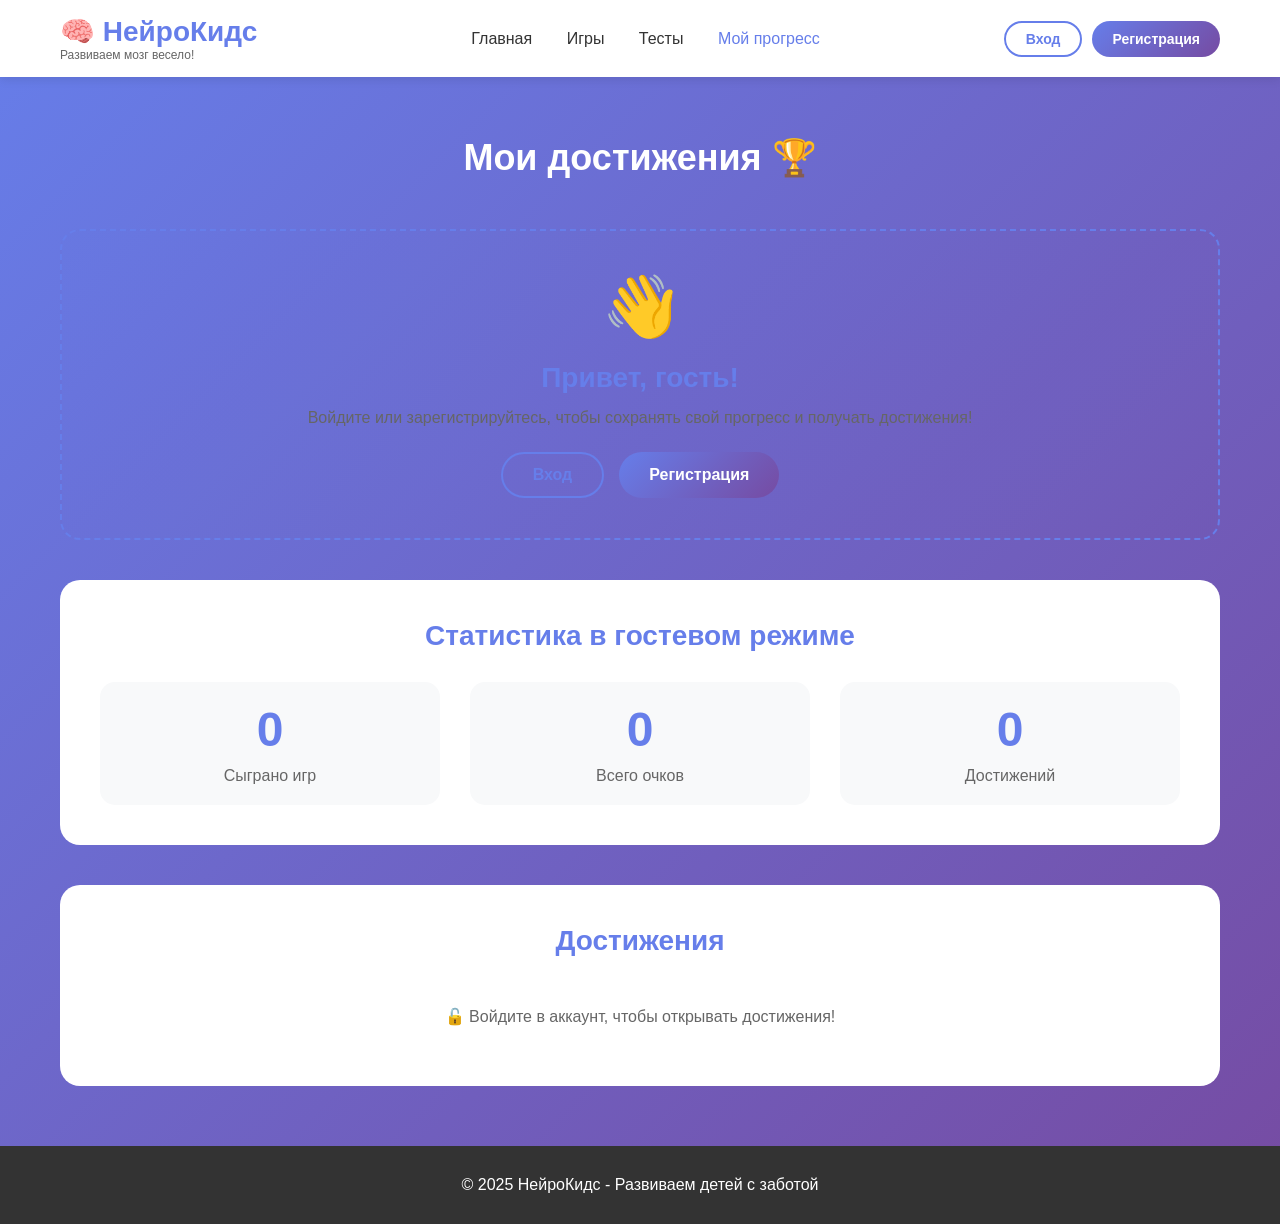
<file: src/main/webapp/progress.html>
<!DOCTYPE html>
<html lang="ru">
<head>
    <meta charset="UTF-8">
    <meta name="viewport" content="width=device-width, initial-scale=1.0">
    <title>Мой прогресс - НейроКидс</title>
    <link rel="stylesheet" href="css/style.css">
    <link rel="stylesheet" href="css/progress.css">
</head>
<body>
<!-- Модальное окно регистрации/входа -->
<div id="authModal" class="modal">
    <div class="modal-content">
        <div class="modal-header">
            <span class="close-btn" onclick="closeModal()">&times;</span>
            <div class="logo">
                <h1>🧠 НейроКидс</h1>
                <p>Развиваем мозг весело!</p>
            </div>
        </div>

        <div class="tabs">
            <button class="tab-btn active" onclick="showModalTab('login')">Вход</button>
            <button class="tab-btn" onclick="showModalTab('register')">Регистрация</button>
        </div>

        <!-- Форма входа -->
        <div id="modalLoginForm" class="form-container active">
            <form onsubmit="modalLoginUser(event)">
                <div class="input-group">
                    <label>👤 Логин</label>
                    <input type="text" id="modalLoginUsername" required placeholder="Введите логин">
                </div>
                <div class="input-group">
                    <label>🔒 Пароль</label>
                    <input type="password" id="modalLoginPassword" required placeholder="Введите пароль">
                </div>
                <button type="submit" class="btn-submit">Войти</button>
            </form>
        </div>

        <!-- Форма регистрации -->
        <div id="modalRegisterForm" class="form-container">
            <form onsubmit="modalRegisterUser(event)">
                <div class="input-group">
                    <label>👶 Имя ребенка</label>
                    <input type="text" id="modalRegName" required placeholder="Как зовут?">
                </div>
                <div class="input-group">
                    <label>📅 Возраст</label>
                    <input type="number" id="modalRegAge" min="3" max="12" required placeholder="Сколько лет?">
                </div>
                <div class="input-group">
                    <label>👤 Логин</label>
                    <input type="text" id="modalRegUsername" required placeholder="Придумайте логин">
                </div>
                <div class="input-group">
                    <label>🔒 Пароль</label>
                    <input type="password" id="modalRegPassword" required placeholder="Придумайте пароль">
                </div>
                <button type="submit" class="btn-submit">Зарегистрироваться</button>
            </form>
        </div>

        <div id="modalMessage" class="message"></div>
        <div class="guest-link">
            <button onclick="closeModal()" class="guest-btn">Продолжить без регистрации →</button>
        </div>
    </div>
</div>

<header>
    <div class="container">
        <div class="logo">
            <h1>🧠 НейроКидс</h1>
            <p>Развиваем мозг весело!</p>
        </div>
        <nav>
            <a href="index.html">Главная</a>
            <a href="games.html">Игры</a>
            <a href="neuro-tests.html">Тесты</a>
            <a href="progress.html" class="active">Мой прогресс</a>
        </nav>
        <div class="user-info" id="userInfo" style="display: none;">
            <span id="userName"></span>
            <button class="logout-btn" onclick="logout()">Выйти</button>
        </div>
        <div class="auth-buttons" id="authButtons">
            <button class="login-btn" onclick="openModal('login')">Вход</button>
            <button class="register-btn" onclick="openModal('register')">Регистрация</button>
        </div>
    </div>
</header>

<main>
    <section class="progress-section">
        <div class="container">
            <h2>Мои достижения 🏆</h2>

            <div id="progressContent">
                <!-- Содержимое будет загружено через JavaScript -->
            </div>
        </div>
    </section>
</main>

<footer>
    <div class="container">
        <p>© 2025 НейроКидс - Развиваем детей с заботой</p>
    </div>
</footer>

<script src="js/main.js"></script>
<script src="js/progress.js"></script>
</body>
</html>
</file>
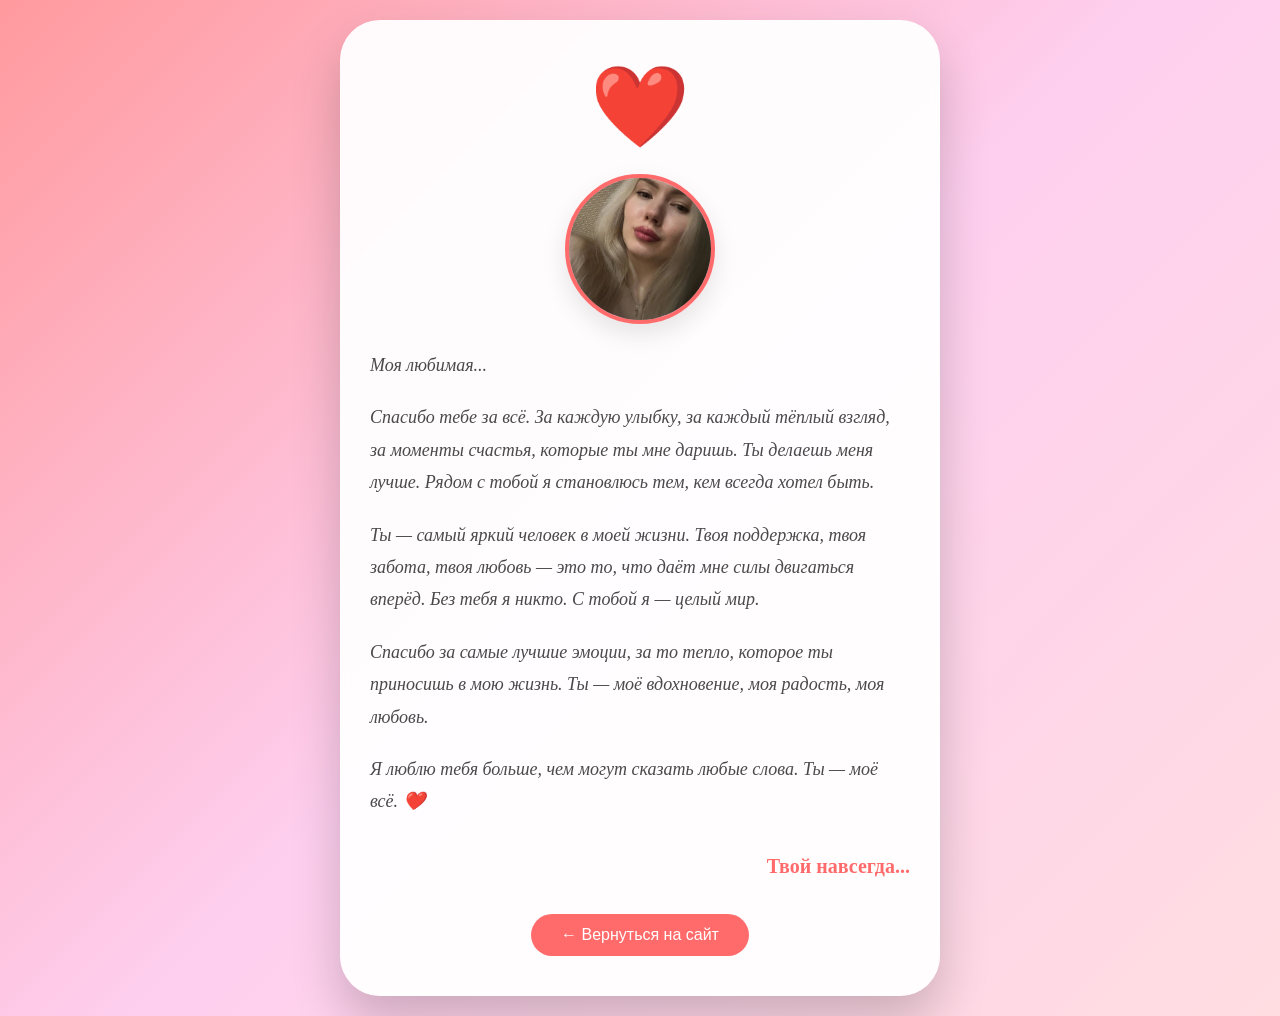
<file: src/main/webapp/secret.html>
<!DOCTYPE html>
<html lang="ru">
<head>
    <meta charset="UTF-8">
    <meta name="viewport" content="width=device-width, initial-scale=1.0">
    <title>❤️ Моя любовь ❤️</title>
    <style>
        * {
            margin: 0;
            padding: 0;
            box-sizing: border-box;
        }

        body {
            min-height: 100vh;
            background: linear-gradient(135deg, #ff9a9e 0%, #fecfef 50%, #ffdde1 100%);
            display: flex;
            justify-content: center;
            align-items: center;
            font-family: 'Segoe UI', 'Georgia', 'Times New Roman', serif;
            padding: 20px;
        }

        .container {
            max-width: 600px;
            width: 100%;
            animation: fadeIn 1.5s ease;
        }

        @keyframes fadeIn {
            from {
                opacity: 0;
                transform: translateY(30px);
            }
            to {
                opacity: 1;
                transform: translateY(0);
            }
        }

        .card {
            background: rgba(255, 255, 255, 0.95);
            border-radius: 40px;
            padding: 40px 30px;
            box-shadow: 0 25px 50px rgba(0, 0, 0, 0.2);
            text-align: center;
            backdrop-filter: blur(5px);
        }

        .heart {
            font-size: 80px;
            animation: heartbeat 1.2s infinite;
            display: inline-block;
        }

        @keyframes heartbeat {
            0%, 100% {
                transform: scale(1);
            }
            50% {
                transform: scale(1.2);
            }
        }

        .photo {
            width: 150px;
            height: 150px;
            border-radius: 50%;
            object-fit: cover;
            margin: 20px auto;
            border: 4px solid #ff6b6b;
            box-shadow: 0 10px 25px rgba(0, 0, 0, 0.1);
            display: flex;
            align-items: center;
            justify-content: center;
            background: linear-gradient(135deg, #ff9a9e, #fecfef);
            font-size: 60px;
        }

        .letter {
            font-size: 18px;
            line-height: 1.8;
            color: #4a4a4a;
            text-align: left;
            margin-top: 25px;
            font-style: italic;
        }

        .letter p {
            margin-bottom: 20px;
        }

        .signature {
            text-align: right;
            margin-top: 30px;
            font-size: 20px;
            font-weight: bold;
            color: #ff6b6b;
            font-style: normal;
        }

        .btn-back {
            margin-top: 30px;
            background: #ff6b6b;
            border: none;
            padding: 12px 30px;
            border-radius: 50px;
            color: white;
            font-size: 16px;
            cursor: pointer;
            transition: transform 0.3s;
        }

        .btn-back:hover {
            transform: scale(1.05);
            background: #ff4757;
        }

        .floating-hearts {
            position: fixed;
            bottom: 0;
            left: 0;
            width: 100%;
            height: 100%;
            pointer-events: none;
            z-index: 0;
        }

        .floating-heart {
            position: absolute;
            font-size: 20px;
            animation: floatUp 4s linear infinite;
            opacity: 0;
        }

        @keyframes floatUp {
            0% {
                transform: translateY(100vh) scale(0.5);
                opacity: 0.8;
            }
            100% {
                transform: translateY(-100px) scale(1.5);
                opacity: 0;
            }
        }

        @media (max-width: 600px) {
            .card {
                padding: 25px 20px;
            }

            .letter {
                font-size: 16px;
            }

            .photo {
                width: 120px;
                height: 120px;
                font-size: 50px;
            }
        }
    </style>
</head>
<body>
<div class="floating-hearts" id="floatingHearts"></div>

<div class="container">
    <div class="card">
        <div class="heart">❤️</div>

        <!-- Здесь будет фотография -->
        <div class="photo">
            <img src="images/myLoVe.jpg" alt="Моя любимая" style="width: 100%; height: 100%; border-radius: 50%; object-fit: cover;">
        </div>

        <div class="letter">
            <p>Моя любимая...</p>

            <p>Спасибо тебе за всё. За каждую улыбку, за каждый тёплый взгляд, за моменты счастья, которые ты мне даришь. Ты делаешь меня лучше. Рядом с тобой я становлюсь тем, кем всегда хотел быть.</p>

            <p>Ты — самый яркий человек в моей жизни. Твоя поддержка, твоя забота, твоя любовь — это то, что даёт мне силы двигаться вперёд. Без тебя я никто. С тобой я — целый мир.</p>

            <p>Спасибо за самые лучшие эмоции, за то тепло, которое ты приносишь в мою жизнь. Ты — моё вдохновение, моя радость, моя любовь.</p>

            <p>Я люблю тебя больше, чем могут сказать любые слова. Ты — моё всё. ❤️</p>

            <div class="signature">
                Твой навсегда...
            </div>
        </div>

        <button class="btn-back" onclick="goBack()">← Вернуться на сайт</button>
    </div>
</div>

<script>
    // Функция возврата
    function goBack() {
        window.location.href = 'index.html';
    }

    // Создание плавающих сердечек
    function createFloatingHeart() {
        const heart = document.createElement('div');
        heart.className = 'floating-heart';
        heart.innerHTML = ['❤️', '💖', '💗', '💓', '💕', '💝'][Math.floor(Math.random() * 6)];
        heart.style.left = Math.random() * 100 + '%';
        heart.style.animationDuration = (Math.random() * 3 + 3) + 's';
        heart.style.fontSize = (Math.random() * 30 + 20) + 'px';
        heart.style.animationDelay = Math.random() * 2 + 's';
        document.getElementById('floatingHearts').appendChild(heart);

        setTimeout(() => {
            heart.remove();
        }, 5000);
    }

    // Запуск сердечек каждые 0.5 секунды
    setInterval(createFloatingHeart, 500);

    // Если хочешь добавить настоящую фотографию, замени photo элемент на:
    // <img class="photo" src="путь_к_фото.jpg" alt="Фото любимой">
</script>
</body>
</html>
</file>
<file: src/main/webapp/css/style.css>
* {
    margin: 0;
    padding: 0;
    box-sizing: border-box;
}

body {
    font-family: 'Segoe UI', Tahoma, Geneva, Verdana, sans-serif;
    background: linear-gradient(135deg, #667eea 0%, #764ba2 100%);
    min-height: 100vh;
    color: #333;
}

.container {
    max-width: 1200px;
    margin: 0 auto;
    padding: 0 20px;
}

/* Шапка */
header {
    background: white;
    box-shadow: 0 2px 10px rgba(0,0,0,0.1);
    position: sticky;
    top: 0;
    z-index: 100;
}

header .container {
    display: flex;
    justify-content: space-between;
    align-items: center;
    padding: 15px 20px;
}

.logo h1 {
    color: #667eea;
    font-size: 28px;
}

.logo p {
    font-size: 12px;
    color: #666;
}

nav a {
    color: #333;
    text-decoration: none;
    margin-left: 30px;
    font-weight: 500;
    transition: color 0.3s;
}

nav a:hover, nav a.active {
    color: #667eea;
}

/* Кнопки входа и регистрации в шапке */
.auth-buttons {
    display: flex;
    gap: 10px;
}

.login-btn, .register-btn {
    padding: 8px 20px;
    border-radius: 25px;
    cursor: pointer;
    font-size: 14px;
    font-weight: bold;
    transition: transform 0.3s;
    border: none;
}

.login-btn {
    background: transparent;
    color: #667eea;
    border: 2px solid #667eea;
}

.login-btn:hover {
    background: #667eea;
    color: white;
    transform: scale(1.05);
}

.register-btn {
    background: linear-gradient(135deg, #667eea 0%, #764ba2 100%);
    color: white;
}

.register-btn:hover {
    transform: scale(1.05);
}

/* Информация о пользователе */
.user-info {
    display: flex;
    align-items: center;
    gap: 15px;
    background: #f0f0f0;
    padding: 8px 15px;
    border-radius: 50px;
}

.user-info span {
    color: #667eea;
    font-weight: bold;
}

.logout-btn {
    background: #ff6b6b;
    color: white;
    border: none;
    padding: 5px 12px;
    border-radius: 20px;
    cursor: pointer;
    font-size: 14px;
    transition: background 0.3s;
}

.logout-btn:hover {
    background: #ff4757;
}

/* Главный блок */
.hero {
    background: linear-gradient(135deg, #667eea 0%, #764ba2 100%);
    color: white;
    padding: 80px 0;
    text-align: center;
}

.hero h2 {
    font-size: 48px;
    margin-bottom: 20px;
}

.hero p {
    font-size: 20px;
    margin-bottom: 30px;
}

.btn {
    background: white;
    color: #667eea;
    border: none;
    padding: 15px 40px;
    font-size: 18px;
    border-radius: 50px;
    cursor: pointer;
    font-weight: bold;
    transition: transform 0.3s;
}

.btn:hover {
    transform: scale(1.05);
}

/* Карточки */
.features {
    padding: 60px 0;
    background: #f8f9fa;
}

.features h3 {
    text-align: center;
    font-size: 36px;
    margin-bottom: 50px;
    color: #333;
}

.cards {
    display: grid;
    grid-template-columns: repeat(auto-fit, minmax(250px, 1fr));
    gap: 30px;
}

.card {
    background: white;
    padding: 30px;
    border-radius: 15px;
    text-align: center;
    transition: transform 0.3s;
    box-shadow: 0 5px 20px rgba(0,0,0,0.1);
}

.card:hover {
    transform: translateY(-10px);
}

.card-icon {
    font-size: 50px;
    margin-bottom: 20px;
}

.card h4 {
    font-size: 24px;
    margin-bottom: 15px;
    color: #667eea;
}

/* Подвал */
footer {
    background: #333;
    color: white;
    text-align: center;
    padding: 30px 0;
}

/* Модальное окно */
.modal {
    display: none;
    position: fixed;
    z-index: 1000;
    left: 0;
    top: 0;
    width: 100%;
    height: 100%;
    background-color: rgba(0,0,0,0.5);
    animation: fadeIn 0.3s ease;
}

.modal-content {
    background-color: white;
    margin: 50px auto;
    padding: 30px;
    width: 90%;
    max-width: 450px;
    border-radius: 20px;
    position: relative;
    animation: slideDown 0.3s ease;
}

@keyframes slideDown {
    from {
        opacity: 0;
        transform: translateY(-50px);
    }
    to {
        opacity: 1;
        transform: translateY(0);
    }
}

.modal-header {
    text-align: center;
    margin-bottom: 20px;
    position: relative;
}

.close-btn {
    position: absolute;
    right: 0;
    top: 0;
    font-size: 28px;
    font-weight: bold;
    cursor: pointer;
    color: #999;
    transition: color 0.3s;
}

.close-btn:hover {
    color: #ff4757;
}

.modal-content .logo h1 {
    font-size: 28px;
    margin-bottom: 5px;
}

.modal-content .tabs {
    display: flex;
    gap: 10px;
    margin-bottom: 25px;
    border-bottom: 2px solid #f0f0f0;
}

.modal-content .tab-btn {
    flex: 1;
    padding: 10px;
    background: none;
    border: none;
    font-size: 16px;
    cursor: pointer;
    color: #999;
    transition: all 0.3s;
}

.modal-content .tab-btn.active {
    color: #667eea;
    border-bottom: 2px solid #667eea;
}

.modal-content .form-container {
    display: none;
}

.modal-content .form-container.active {
    display: block;
}

.modal-content .input-group {
    margin-bottom: 15px;
}

.modal-content .input-group label {
    display: block;
    margin-bottom: 5px;
    color: #555;
    font-size: 14px;
}

.modal-content .input-group input {
    width: 100%;
    padding: 10px;
    border: 1px solid #e0e0e0;
    border-radius: 8px;
    font-size: 14px;
}

.modal-content .btn-submit {
    width: 100%;
    padding: 12px;
    background: linear-gradient(135deg, #667eea 0%, #764ba2 100%);
    color: white;
    border: none;
    border-radius: 8px;
    font-size: 16px;
    cursor: pointer;
    margin-top: 10px;
}

.guest-link {
    text-align: center;
    margin-top: 20px;
    padding-top: 15px;
    border-top: 1px solid #f0f0f0;
}

.guest-btn {
    background: none;
    border: none;
    color: #667eea;
    cursor: pointer;
    font-size: 14px;
    text-decoration: underline;
}

.guest-btn:hover {
    color: #764ba2;
}

.message {
    margin-top: 15px;
    padding: 10px;
    border-radius: 8px;
    text-align: center;
    display: none;
}

.message.success {
    display: block;
    background: #d4edda;
    color: #155724;
    border: 1px solid #c3e6cb;
}

.message.error {
    display: block;
    background: #f8d7da;
    color: #721c24;
    border: 1px solid #f5c6cb;
}

/* Адаптивность */
@media (max-width: 768px) {
    header .container {
        flex-direction: column;
        gap: 15px;
    }

    nav {
        margin-top: 15px;
    }

    nav a {
        margin: 0 15px;
    }

    .hero h2 {
        font-size: 32px;
    }

    .cards {
        grid-template-columns: 1fr;
    }

    .auth-buttons {
        margin-top: 10px;
    }

    .user-info {
        margin-top: 10px;
    }
}
.sound-toggle-btn {
    background: #4CAF50;
    color: white;
    border: none;
    padding: 5px 12px;
    border-radius: 20px;
    cursor: pointer;
    font-size: 12px;
    transition: background 0.3s;
    margin-right: 10px;
}

.sound-toggle-btn:hover {
    background: #45a049;
}
</file>
<file: src/main/webapp/css/attention-game.css>
.attention-game-section {
    padding: 40px 0;
    min-height: 80vh;
}

.attention-game-section h2 {
    text-align: center;
    font-size: 36px;
    color: white;
    margin-bottom: 30px;
}

.game-header {
    background: white;
    border-radius: 20px;
    padding: 20px;
    margin-bottom: 30px;
    box-shadow: 0 5px 20px rgba(0,0,0,0.1);
}

.game-stats {
    display: flex;
    justify-content: space-around;
    flex-wrap: wrap;
    gap: 15px;
}

.stat-box {
    text-align: center;
    padding: 12px 20px;
    background: linear-gradient(135deg, #667eea 0%, #764ba2 100%);
    border-radius: 15px;
    min-width: 100px;
}

.stat-label {
    display: block;
    font-size: 12px;
    color: rgba(255,255,255,0.9);
    margin-bottom: 5px;
}

.stat-value {
    display: block;
    font-size: 24px;
    font-weight: bold;
    color: white;
}

.difficulty-selector {
    display: flex;
    justify-content: center;
    gap: 15px;
    margin-bottom: 30px;
    flex-wrap: wrap;
}

.difficulty-btn {
    padding: 10px 25px;
    background: white;
    border: none;
    border-radius: 25px;
    cursor: pointer;
    font-size: 16px;
    font-weight: bold;
    transition: all 0.3s;
    color: #667eea;
}

.difficulty-btn.active {
    background: linear-gradient(135deg, #667eea 0%, #764ba2 100%);
    color: white;
}

.difficulty-btn:hover {
    transform: scale(1.05);
}

.game-area {
    background: rgba(255, 255, 255, 0.95);
    border-radius: 30px;
    padding: 40px;
    min-height: 500px;
    position: relative;
    box-shadow: 0 10px 40px rgba(0,0,0,0.2);
    cursor: crosshair;
}

.target {
    position: absolute;
    font-size: 60px;
    cursor: pointer;
    transition: all 0.1s ease;
    animation: popIn 0.2s ease;
    filter: drop-shadow(0 5px 15px rgba(0,0,0,0.3));
}

.target:hover {
    transform: scale(1.1);
}

@keyframes popIn {
    0% {
        transform: scale(0);
        opacity: 0;
    }
    100% {
        transform: scale(1);
        opacity: 1;
    }
}

.game-message {
    position: absolute;
    top: 50%;
    left: 50%;
    transform: translate(-50%, -50%);
    text-align: center;
    color: #667eea;
}

.game-message h3 {
    font-size: 32px;
    margin-bottom: 15px;
}

.game-message p {
    font-size: 18px;
    color: #666;
}

.game-controls {
    display: flex;
    justify-content: center;
    gap: 20px;
    margin-top: 30px;
}

.btn-start, .btn-restart, .btn-exit {
    padding: 12px 30px;
    border: none;
    border-radius: 30px;
    font-size: 16px;
    font-weight: bold;
    cursor: pointer;
    transition: transform 0.3s;
}

.btn-start {
    background: #4CAF50;
    color: white;
}

.btn-restart {
    background: #FF9800;
    color: white;
}

.btn-exit {
    background: #ff6b6b;
    color: white;
}

.btn-start:hover, .btn-restart:hover, .btn-exit:hover {
    transform: scale(1.05);
}

/* Окно окончания игры */
.game-over-message {
    position: fixed;
    top: 0;
    left: 0;
    width: 100%;
    height: 100%;
    background: rgba(0,0,0,0.8);
    display: flex;
    align-items: center;
    justify-content: center;
    z-index: 1000;
}

.game-over-content {
    background: white;
    padding: 40px;
    border-radius: 30px;
    text-align: center;
    animation: bounceIn 0.5s ease;
    max-width: 400px;
}

.game-over-emoji {
    font-size: 80px;
    animation: bounce 0.5s ease;
}

.game-over-content h3 {
    font-size: 36px;
    color: #667eea;
    margin-bottom: 20px;
}

.game-over-content p {
    font-size: 18px;
    margin-bottom: 10px;
    color: #333;
}

.game-over-content .btn {
    margin-top: 20px;
    background: linear-gradient(135deg, #667eea 0%, #764ba2 100%);
    color: white;
    padding: 12px 30px;
}

@keyframes bounce {
    0%, 100% { transform: translateY(0); }
    50% { transform: translateY(-20px); }
}

@keyframes bounceIn {
    from {
        opacity: 0;
        transform: scale(0.5);
    }
    to {
        opacity: 1;
        transform: scale(1);
    }
}

/* Адаптивность */
@media (max-width: 768px) {
    .game-stats {
        flex-direction: column;
    }

    .stat-box {
        min-width: auto;
    }

    .target {
        font-size: 40px;
    }

    .game-area {
        min-height: 400px;
        padding: 20px;
    }
}
</file>
<file: src/main/webapp/css/games.css>
.games-section {
    padding: 60px 0;
    min-height: 70vh;
}

.games-section h2 {
    text-align: center;
    font-size: 36px;
    margin-bottom: 50px;
    color: white;
}

.games-grid {
    display: grid;
    grid-template-columns: repeat(auto-fit, minmax(280px, 1fr));
    gap: 30px;
}

.game-card {
    background: white;
    border-radius: 20px;
    padding: 40px 20px;
    text-align: center;
    cursor: pointer;
    transition: all 0.3s;
    box-shadow: 0 10px 30px rgba(0,0,0,0.2);
}

.game-card:hover {
    transform: translateY(-10px);
    box-shadow: 0 20px 40px rgba(0,0,0,0.3);
}

.game-icon {
    font-size: 70px;
    margin-bottom: 20px;
}

.game-card h3 {
    color: #667eea;
    font-size: 28px;
    margin-bottom: 15px;
}

.game-card p {
    color: #666;
    margin-bottom: 15px;
}

.difficulty {
    color: #ffc107;
    font-size: 18px;
}
</file>
<file: src/main/webapp/css/logic-game.css>
.logic-game-section {
    padding: 40px 0;
    min-height: 80vh;
}

.logic-game-section h2 {
    text-align: center;
    font-size: 36px;
    color: white;
    margin-bottom: 10px;
}

.game-subtitle {
    text-align: center;
    color: rgba(255,255,255,0.9);
    margin-bottom: 30px;
    font-size: 16px;
}

.game-header {
    background: white;
    border-radius: 20px;
    padding: 20px;
    margin-bottom: 30px;
    box-shadow: 0 5px 20px rgba(0,0,0,0.1);
}

.game-stats {
    display: flex;
    justify-content: space-around;
    flex-wrap: wrap;
    gap: 15px;
}

.stat-box {
    text-align: center;
    padding: 12px 20px;
    background: linear-gradient(135deg, #667eea 0%, #764ba2 100%);
    border-radius: 15px;
    min-width: 100px;
}

.stat-label {
    display: block;
    font-size: 12px;
    color: rgba(255,255,255,0.9);
    margin-bottom: 5px;
}

.stat-value {
    display: block;
    font-size: 28px;
    font-weight: bold;
    color: white;
}

.stat-small {
    font-size: 12px;
    color: rgba(255,255,255,0.8);
}

.difficulty-selector {
    display: flex;
    justify-content: center;
    gap: 15px;
    margin-bottom: 30px;
    flex-wrap: wrap;
}

.difficulty-btn {
    padding: 10px 25px;
    background: white;
    border: none;
    border-radius: 25px;
    cursor: pointer;
    font-size: 16px;
    font-weight: bold;
    transition: all 0.3s;
    color: #667eea;
}

.difficulty-btn.active {
    background: linear-gradient(135deg, #667eea 0%, #764ba2 100%);
    color: white;
}

.difficulty-btn:hover {
    transform: scale(1.05);
}

.question-container {
    background: white;
    border-radius: 30px;
    padding: 40px;
    margin-bottom: 30px;
    box-shadow: 0 10px 30px rgba(0,0,0,0.2);
}

.question-card {
    text-align: center;
}

.question-text {
    font-size: 24px;
    color: #333;
    margin-bottom: 30px;
    font-weight: 500;
}

.items-grid {
    display: grid;
    grid-template-columns: repeat(auto-fit, minmax(120px, 1fr));
    gap: 25px;
    justify-items: center;
    align-items: center;
}

.item-card {
    width: 100%;
    max-width: 150px;
    padding: 20px;
    background: #f8f9fa;
    border-radius: 20px;
    cursor: pointer;
    transition: all 0.3s;
    text-align: center;
    border: 3px solid transparent;
}

.item-card:hover {
    transform: translateY(-5px);
    background: #e9ecef;
}

.item-card.selected {
    animation: shake 0.3s ease;
}

.item-emoji {
    font-size: 64px;
    display: block;
    margin-bottom: 10px;
}

.item-label {
    font-size: 14px;
    color: #666;
}

@keyframes shake {
    0%, 100% { transform: translateX(0); }
    25% { transform: translateX(-5px); }
    75% { transform: translateX(5px); }
}

.item-card.correct {
    background: #4CAF50;
    border-color: #4CAF50;
    animation: correctPulse 0.5s ease;
}

.item-card.correct .item-emoji,
.item-card.correct .item-label {
    color: white;
}

.item-card.wrong {
    background: #f44336;
    border-color: #f44336;
    animation: wrongShake 0.3s ease;
}

.item-card.wrong .item-emoji,
.item-card.wrong .item-label {
    color: white;
}

.item-card.disabled {
    cursor: not-allowed;
    opacity: 0.7;
}

.item-card.disabled:hover {
    transform: none;
}

@keyframes correctPulse {
    0% { transform: scale(1); }
    50% { transform: scale(1.05); }
    100% { transform: scale(1); }
}

@keyframes wrongShake {
    0%, 100% { transform: translateX(0); }
    25% { transform: translateX(-8px); }
    75% { transform: translateX(8px); }
}

.explanation-message {
    margin-top: 25px;
    padding: 15px;
    border-radius: 15px;
    text-align: center;
    animation: fadeIn 0.3s ease;
}

@keyframes fadeIn {
    from { opacity: 0; transform: translateY(-10px); }
    to { opacity: 1; transform: translateY(0); }
}

.game-controls {
    display: flex;
    justify-content: center;
    gap: 20px;
    flex-wrap: wrap;
}

.btn-next, .btn-restart, .btn-exit {
    padding: 12px 30px;
    border: none;
    border-radius: 30px;
    font-size: 16px;
    font-weight: bold;
    cursor: pointer;
    transition: transform 0.3s;
}

.btn-next {
    background: #4CAF50;
    color: white;
}

.btn-restart {
    background: #FF9800;
    color: white;
}

.btn-exit {
    background: #ff6b6b;
    color: white;
}

.btn-next:hover, .btn-restart:hover, .btn-exit:hover {
    transform: scale(1.05);
}

.game-complete {
    position: fixed;
    top: 0;
    left: 0;
    width: 100%;
    height: 100%;
    background: rgba(0,0,0,0.8);
    display: flex;
    align-items: center;
    justify-content: center;
    z-index: 1000;
}

.complete-content {
    background: white;
    padding: 40px;
    border-radius: 30px;
    text-align: center;
    animation: bounceIn 0.5s ease;
    max-width: 450px;
}

.complete-emoji {
    font-size: 80px;
    animation: bounce 0.5s ease;
}

.complete-content h3 {
    font-size: 36px;
    color: #667eea;
    margin-bottom: 20px;
}

.complete-content p {
    font-size: 18px;
    margin-bottom: 10px;
    color: #333;
}

.rating {
    margin: 20px 0;
    font-size: 40px;
}

.complete-content .btn {
    margin-top: 20px;
    background: linear-gradient(135deg, #667eea 0%, #764ba2 100%);
    color: white;
    padding: 12px 30px;
    border: none;
    border-radius: 30px;
    cursor: pointer;
    font-size: 16px;
    transition: transform 0.3s;
}

.complete-content .btn:hover {
    transform: scale(1.05);
}

@keyframes bounce {
    0%, 100% { transform: translateY(0); }
    50% { transform: translateY(-20px); }
}

@keyframes bounceIn {
    from {
        opacity: 0;
        transform: scale(0.5);
    }
    to {
        opacity: 1;
        transform: scale(1);
    }
}

@media (max-width: 768px) {
    .game-stats {
        flex-direction: column;
    }

    .stat-box {
        min-width: auto;
    }

    .items-grid {
        grid-template-columns: repeat(2, 1fr);
        gap: 15px;
    }

    .item-emoji {
        font-size: 48px;
    }

    .item-label {
        font-size: 12px;
    }
}
</file>
<file: src/main/webapp/css/login.css>
* {
    margin: 0;
    padding: 0;
    box-sizing: border-box;
}

body {
    font-family: 'Segoe UI', Tahoma, Geneva, Verdana, sans-serif;
    background: linear-gradient(135deg, #667eea 0%, #764ba2 100%);
    min-height: 100vh;
    display: flex;
    align-items: center;
    justify-content: center;
}

.login-container {
    width: 100%;
    padding: 20px;
}

.login-box {
    max-width: 450px;
    margin: 0 auto;
    background: white;
    border-radius: 20px;
    padding: 40px;
    box-shadow: 0 20px 60px rgba(0,0,0,0.3);
    animation: slideIn 0.5s ease;
}

@keyframes slideIn {
    from {
        opacity: 0;
        transform: translateY(-50px);
    }
    to {
        opacity: 1;
        transform: translateY(0);
    }
}

.logo {
    text-align: center;
    margin-bottom: 30px;
}

.logo h1 {
    font-size: 32px;
    color: #667eea;
}

.logo p {
    font-size: 14px;
    color: #666;
}

.tabs {
    display: flex;
    gap: 10px;
    margin-bottom: 30px;
    border-bottom: 2px solid #f0f0f0;
}

.tab-btn {
    flex: 1;
    padding: 12px;
    background: none;
    border: none;
    font-size: 18px;
    cursor: pointer;
    color: #999;
    transition: all 0.3s;
    font-weight: 500;
}

.tab-btn.active {
    color: #667eea;
    border-bottom: 2px solid #667eea;
}

.form-container {
    display: none;
}

.form-container.active {
    display: block;
    animation: fadeIn 0.5s ease;
}

@keyframes fadeIn {
    from {
        opacity: 0;
    }
    to {
        opacity: 1;
    }
}

.form-container h2 {
    text-align: center;
    color: #333;
    margin-bottom: 25px;
    font-size: 24px;
}

.input-group {
    margin-bottom: 20px;
}

.input-group label {
    display: block;
    margin-bottom: 8px;
    color: #555;
    font-weight: 500;
}

.input-group input {
    width: 100%;
    padding: 12px 15px;
    border: 2px solid #e0e0e0;
    border-radius: 10px;
    font-size: 16px;
    transition: border-color 0.3s;
}

.input-group input:focus {
    outline: none;
    border-color: #667eea;
}

.btn-submit {
    width: 100%;
    padding: 14px;
    background: linear-gradient(135deg, #667eea 0%, #764ba2 100%);
    color: white;
    border: none;
    border-radius: 10px;
    font-size: 18px;
    font-weight: bold;
    cursor: pointer;
    transition: transform 0.3s;
}

.btn-submit:hover {
    transform: translateY(-2px);
}

.message {
    margin-top: 20px;
    padding: 10px;
    border-radius: 8px;
    text-align: center;
    display: none;
}

.message.success {
    display: block;
    background: #d4edda;
    color: #155724;
    border: 1px solid #c3e6cb;
}

.message.error {
    display: block;
    background: #f8d7da;
    color: #721c24;
    border: 1px solid #f5c6cb;
}
</file>
<file: src/main/webapp/css/memory-game.css>
.memory-game-section {
    padding: 40px 0;
    min-height: 80vh;
}

.memory-game-section h2 {
    text-align: center;
    font-size: 36px;
    color: white;
    margin-bottom: 30px;
}

.game-header {
    background: white;
    border-radius: 20px;
    padding: 20px;
    margin-bottom: 30px;
    box-shadow: 0 5px 20px rgba(0,0,0,0.1);
}

.game-stats {
    display: flex;
    justify-content: space-around;
    flex-wrap: wrap;
    gap: 20px;
}

.stat-box {
    text-align: center;
    padding: 15px;
    background: linear-gradient(135deg, #667eea 0%, #764ba2 100%);
    border-radius: 15px;
    min-width: 120px;
}

.stat-label {
    display: block;
    font-size: 14px;
    color: rgba(255,255,255,0.9);
    margin-bottom: 5px;
}

.stat-value {
    display: block;
    font-size: 28px;
    font-weight: bold;
    color: white;
}

.difficulty-selector {
    display: flex;
    justify-content: center;
    gap: 15px;
    margin-bottom: 30px;
    flex-wrap: wrap;
}

.difficulty-btn {
    padding: 10px 25px;
    background: white;
    border: none;
    border-radius: 25px;
    cursor: pointer;
    font-size: 16px;
    font-weight: bold;
    transition: all 0.3s;
    color: #667eea;
}

.difficulty-btn.active {
    background: linear-gradient(135deg, #667eea 0%, #764ba2 100%);
    color: white;
}

.difficulty-btn:hover {
    transform: scale(1.05);
}

.game-board {
    display: grid;
    gap: 15px;
    justify-content: center;
    margin-bottom: 30px;
    padding: 20px;
    background: rgba(255,255,255,0.1);
    border-radius: 20px;
}

/* Легкий уровень 4x3 */
.game-board.easy {
    grid-template-columns: repeat(4, 1fr);
    max-width: 600px;
    margin: 0 auto 30px;
}

/* Средний уровень 4x4 */
.game-board.medium {
    grid-template-columns: repeat(4, 1fr);
    max-width: 600px;
    margin: 0 auto 30px;
}

/* Сложный уровень 6x4 */
.game-board.hard {
    grid-template-columns: repeat(6, 1fr);
    max-width: 800px;
    margin: 0 auto 30px;
}

/* Карточки */
.card {
    aspect-ratio: 1;
    background: linear-gradient(135deg, #667eea 0%, #764ba2 100%);
    border-radius: 15px;
    cursor: pointer;
    display: flex;
    align-items: center;
    justify-content: center;
    font-size: 40px;
    transition: all 0.3s;
    box-shadow: 0 5px 15px rgba(0,0,0,0.2);
    position: relative;
    transform-style: preserve-3d;
}

.card:hover {
    transform: translateY(-5px);
    box-shadow: 0 10px 25px rgba(0,0,0,0.3);
}

.card.flipped {
    background: white;
    transform: rotateY(180deg);
}

.card.matched {
    background: #90EE90;
    cursor: default;
    opacity: 0.7;
    transform: scale(0.95);
}

.card.matched:hover {
    transform: scale(0.95);
}

.card .card-content {
    display: none;
}

.card.flipped .card-content {
    display: block;
}

/* Контролы */
.game-controls {
    display: flex;
    justify-content: center;
    gap: 20px;
    margin-top: 20px;
}

.btn-restart, .btn-exit {
    padding: 12px 30px;
    border: none;
    border-radius: 30px;
    font-size: 16px;
    font-weight: bold;
    cursor: pointer;
    transition: transform 0.3s;
}

.btn-restart {
    background: #4CAF50;
    color: white;
}

.btn-restart:hover {
    transform: scale(1.05);
}

.btn-exit {
    background: #ff6b6b;
    color: white;
}

.btn-exit:hover {
    transform: scale(1.05);
}

/* Окно победы */
.win-message {
    position: fixed;
    top: 0;
    left: 0;
    width: 100%;
    height: 100%;
    background: rgba(0,0,0,0.8);
    display: flex;
    align-items: center;
    justify-content: center;
    z-index: 1000;
}

.win-content {
    background: white;
    padding: 40px;
    border-radius: 30px;
    text-align: center;
    animation: bounceIn 0.5s ease;
}

.win-emoji {
    font-size: 80px;
    animation: bounce 0.5s ease;
}

.win-content h3 {
    font-size: 36px;
    color: #667eea;
    margin-bottom: 20px;
}

.win-content p {
    font-size: 18px;
    margin-bottom: 10px;
    color: #333;
}

@keyframes bounce {
    0%, 100% { transform: translateY(0); }
    50% { transform: translateY(-20px); }
}

@keyframes bounceIn {
    from {
        opacity: 0;
        transform: scale(0.5);
    }
    to {
        opacity: 1;
        transform: scale(1);
    }
}

/* Адаптивность */
@media (max-width: 768px) {
    .game-board.hard {
        grid-template-columns: repeat(3, 1fr);
        gap: 10px;
    }

    .card {
        font-size: 24px;
    }

    .game-stats {
        flex-direction: column;
    }

    .stat-box {
        min-width: auto;
    }
}
</file>
<file: src/main/webapp/css/neuro-tests.css>
.neuro-tests-section {
    padding: 40px 0;
    min-height: 80vh;
}

.page-header {
    text-align: center;
    margin-bottom: 40px;
}

.page-header h2 {
    font-size: 36px;
    color: white;
    margin-bottom: 15px;
}

.page-header .subtitle {
    font-size: 18px;
    color: rgba(255,255,255,0.9);
}

.tests-grid {
    display: grid;
    grid-template-columns: repeat(auto-fit, minmax(280px, 1fr));
    gap: 30px;
    margin-bottom: 50px;
}

.test-card {
    background: white;
    border-radius: 25px;
    padding: 25px;
    cursor: pointer;
    transition: all 0.3s;
    box-shadow: 0 5px 20px rgba(0,0,0,0.1);
}

.test-card:hover {
    transform: translateY(-8px);
    box-shadow: 0 15px 40px rgba(0,0,0,0.2);
}

.test-icon {
    font-size: 60px;
    text-align: center;
    margin-bottom: 15px;
}

.test-card h3 {
    font-size: 22px;
    color: #667eea;
    margin-bottom: 12px;
    text-align: center;
}

.test-card p {
    font-size: 14px;
    color: #666;
    margin-bottom: 15px;
    line-height: 1.5;
}

.test-meta {
    display: flex;
    justify-content: space-between;
    margin-bottom: 15px;
    font-size: 12px;
    color: #999;
}

.test-status {
    text-align: center;
    padding: 6px;
    border-radius: 20px;
    font-size: 12px;
    font-weight: bold;
    background: #f0f0f0;
    color: #999;
}

.test-status.passed {
    background: #4CAF50;
    color: white;
}

.test-info-box {
    background: rgba(255,255,255,0.95);
    border-radius: 20px;
    padding: 25px;
    margin-top: 20px;
}

.test-info-box h3 {
    color: #667eea;
    margin-bottom: 15px;
    font-size: 20px;
}

.test-info-box ul {
    list-style: none;
    padding-left: 0;
}

.test-info-box li {
    padding: 8px 0;
    padding-left: 25px;
    position: relative;
    color: #555;
}

.test-info-box li:before {
    content: "✓";
    position: absolute;
    left: 0;
    color: #4CAF50;
    font-weight: bold;
}

/* Стили для модального окна теста */
.test-modal {
    display: none;
    position: fixed;
    top: 0;
    left: 0;
    width: 100%;
    height: 100%;
    background: rgba(0,0,0,0.85);
    z-index: 2000;
    justify-content: center;
    align-items: center;
}

.test-modal-content {
    background: white;
    border-radius: 30px;
    max-width: 900px;
    width: 90%;
    max-height: 85vh;
    overflow-y: auto;
    position: relative;
    animation: modalSlideIn 0.3s ease;
}

@keyframes modalSlideIn {
    from {
        opacity: 0;
        transform: translateY(-30px);
    }
    to {
        opacity: 1;
        transform: translateY(0);
    }
}

.modal-close {
    position: absolute;
    top: 15px;
    right: 20px;
    font-size: 28px;
    cursor: pointer;
    color: #999;
    z-index: 10;
}

.modal-close:hover {
    color: #ff4757;
}

.test-modal-body {
    padding: 30px;
}

.test-title {
    font-size: 28px;
    color: #667eea;
    margin-bottom: 20px;
    text-align: center;
}

/* Стили для таблицы Шульте */
.schulte-grid {
    display: grid;
    grid-template-columns: repeat(5, 1fr);
    gap: 10px;
    max-width: 500px;
    margin: 20px auto;
}

.schulte-cell {
    aspect-ratio: 1;
    background: linear-gradient(135deg, #667eea 0%, #764ba2 100%);
    display: flex;
    align-items: center;
    justify-content: center;
    font-size: 24px;
    font-weight: bold;
    color: white;
    border-radius: 15px;
    cursor: pointer;
    transition: all 0.2s;
}

.schulte-cell:hover {
    transform: scale(1.05);
}

.schulte-cell.correct {
    background: #4CAF50;
    opacity: 0.5;
    cursor: default;
}

/* Стили для корректурной пробы */
.correction-grid {
    display: flex;
    flex-direction: column;
    gap: 15px;
    font-family: monospace;
    font-size: 28px;
    line-height: 1.8;
    background: #f8f9fa;
    padding: 20px;
    border-radius: 15px;
}

.correction-row {
    display: flex;
    flex-wrap: wrap;
    justify-content: center;
    gap: 5px;
}

.correction-symbol {
    display: inline-block;
    width: 50px;
    text-align: center;
    cursor: pointer;
    padding: 5px;
    border-radius: 8px;
    transition: all 0.2s;
}

.correction-symbol:hover {
    background: #e0e0e0;
}

.correction-symbol.crossed {
    text-decoration: line-through;
    background: #ffeb3b;
    color: #333;
}

/* Стили для теста Струпа */
.stroop-card {
    background: #f8f9fa;
    border-radius: 20px;
    padding: 30px;
    text-align: center;
}

.stroop-word {
    font-size: 48px;
    font-weight: bold;
    margin: 30px 0;
    padding: 20px;
    background: white;
    border-radius: 15px;
}

.stroop-options {
    display: flex;
    gap: 15px;
    justify-content: center;
    flex-wrap: wrap;
}

.stroop-option {
    padding: 12px 25px;
    border: none;
    border-radius: 25px;
    font-size: 16px;
    cursor: pointer;
    transition: all 0.2s;
    font-weight: bold;
}

.stroop-option:hover {
    transform: scale(1.05);
}

/* Стили для теста памяти */
.memory-grid {
    display: grid;
    grid-template-columns: repeat(3, 1fr);
    gap: 15px;
    max-width: 400px;
    margin: 20px auto;
}

.memory-card {
    aspect-ratio: 1;
    background: linear-gradient(135deg, #667eea 0%, #764ba2 100%);
    border-radius: 15px;
    display: flex;
    align-items: center;
    justify-content: center;
    font-size: 40px;
    cursor: pointer;
    transition: all 0.3s;
}

.memory-card.matched {
    opacity: 0.4;
    cursor: default;
}

.test-stats {
    display: flex;
    justify-content: space-between;
    margin-bottom: 20px;
    padding: 15px;
    background: #f0f0f0;
    border-radius: 15px;
}

.test-stat {
    text-align: center;
}

.test-stat-value {
    font-size: 28px;
    font-weight: bold;
    color: #667eea;
}

.test-stat-label {
    font-size: 12px;
    color: #666;
}

.test-timer {
    font-size: 32px;
    font-weight: bold;
    text-align: center;
    margin-bottom: 20px;
    color: #ff6b6b;
}

.test-btn {
    display: block;
    margin: 20px auto;
    padding: 12px 30px;
    background: linear-gradient(135deg, #667eea 0%, #764ba2 100%);
    color: white;
    border: none;
    border-radius: 30px;
    font-size: 16px;
    cursor: pointer;
    transition: transform 0.2s;
}

.test-btn:hover {
    transform: scale(1.05);
}

.test-result {
    text-align: center;
    padding: 20px;
    background: #f8f9fa;
    border-radius: 15px;
    margin-top: 20px;
}

.test-result h4 {
    color: #667eea;
    margin-bottom: 15px;
}

.result-score {
    font-size: 36px;
    font-weight: bold;
    color: #4CAF50;
    margin: 10px 0;
}

.result-evaluation {
    font-size: 18px;
    margin-top: 15px;
    padding: 10px;
    border-radius: 10px;
}

.result-evaluation.excellent {
    background: #d4edda;
    color: #155724;
}

.result-evaluation.good {
    background: #d1ecf1;
    color: #0c5460;
}

.result-evaluation.average {
    background: #fff3cd;
    color: #856404;
}

.result-evaluation.poor {
    background: #f8d7da;
    color: #721c24;
}

@media (max-width: 768px) {
    .schulte-grid {
        gap: 5px;
    }

    .schulte-cell {
        font-size: 16px;
    }

    .stroop-word {
        font-size: 32px;
    }

    .correction-symbol {
        width: 35px;
        font-size: 20px;
    }
}
</file>
<file: src/main/webapp/css/parent-session.css>
.parent-session-section {
    padding: 40px 0;
    min-height: 80vh;
}

.page-header {
    text-align: center;
    margin-bottom: 40px;
}

.page-header h2 {
    font-size: 36px;
    color: white;
    margin-bottom: 15px;
}

.page-header .subtitle {
    font-size: 16px;
    color: rgba(255,255,255,0.9);
    max-width: 800px;
    margin: 0 auto 20px;
}

.badge {
    display: inline-flex;
    align-items: center;
    gap: 8px;
    padding: 8px 16px;
    background: rgba(255,255,255,0.2);
    border-radius: 30px;
    color: white;
    font-weight: bold;
    font-size: 14px;
    margin-bottom: 15px;
}

.warning {
    max-width: 600px;
    margin: 0 auto;
    background: #fff3cd;
    border: 1px solid #ffc107;
    border-radius: 16px;
    padding: 12px 20px;
    color: #856404;
    font-size: 14px;
}

.session-grid {
    display: grid;
    grid-template-columns: 350px minmax(0, 1fr);
    gap: 30px;
    align-items: start;
}

.sticky-sidebar {
    position: sticky;
    top: 100px;
}

.card {
    background: white;
    border-radius: 24px;
    box-shadow: 0 5px 20px rgba(0,0,0,0.1);
    overflow: hidden;
    margin-bottom: 20px;
}

.card-header {
    background: linear-gradient(135deg, #667eea 0%, #764ba2 100%);
    padding: 18px 24px;
    color: white;
}

.card-header h3 {
    margin: 0;
    font-size: 20px;
}

.card-subtitle {
    margin: 8px 0 0;
    font-size: 14px;
    opacity: 0.9;
}

.card-body {
    padding: 24px;
}

.field {
    margin-bottom: 20px;
}

.field label {
    display: block;
    font-weight: 600;
    margin-bottom: 8px;
    color: #333;
    font-size: 14px;
}

.field input,
.field select,
.field textarea {
    width: 100%;
    padding: 12px 14px;
    border: 1px solid #e0e0e0;
    border-radius: 12px;
    font-size: 14px;
    transition: all 0.3s;
}

.field input:focus,
.field select:focus,
.field textarea:focus {
    outline: none;
    border-color: #667eea;
    box-shadow: 0 0 0 3px rgba(102,126,234,0.1);
}

.field textarea {
    min-height: 80px;
    resize: vertical;
}

.info-note {
    background: #f8f9fa;
    border-radius: 12px;
    padding: 12px;
    font-size: 13px;
    color: #666;
    margin-top: 15px;
}

/* Задания */
.exercise-list {
    display: grid;
    gap: 20px;
}

.exercise-card {
    border: 1px solid #e0e0e0;
    border-radius: 20px;
    overflow: hidden;
}

.exercise-header {
    padding: 18px 20px;
    background: #f8f9fa;
    border-bottom: 1px solid #e0e0e0;
    display: flex;
    justify-content: space-between;
    align-items: center;
    flex-wrap: wrap;
    gap: 10px;
}

.exercise-title-row {
    display: flex;
    align-items: center;
    gap: 12px;
}

.step-number {
    width: 32px;
    height: 32px;
    background: linear-gradient(135deg, #667eea 0%, #764ba2 100%);
    border-radius: 10px;
    display: flex;
    align-items: center;
    justify-content: center;
    color: white;
    font-weight: bold;
}

.tag {
    background: #e0e0e0;
    padding: 4px 10px;
    border-radius: 20px;
    font-size: 12px;
    font-weight: 600;
    color: #666;
}

.exercise-body {
    padding: 20px;
}

.info-box {
    background: #f8f9fa;
    border-radius: 14px;
    padding: 14px;
    margin-bottom: 15px;
}

.info-box strong {
    display: block;
    margin-bottom: 8px;
    color: #667eea;
}

.questions-block {
    margin-top: 15px;
}

.question-item {
    background: #f8f9fa;
    border-radius: 14px;
    padding: 14px;
    margin-bottom: 12px;
}

.question-title {
    font-weight: 700;
    margin-bottom: 12px;
    color: #333;
}

.radio-group {
    display: flex;
    gap: 15px;
    flex-wrap: wrap;
}

.radio-option {
    display: flex;
    align-items: center;
    gap: 8px;
    cursor: pointer;
    padding: 8px 15px;
    background: white;
    border: 1px solid #e0e0e0;
    border-radius: 30px;
    transition: all 0.3s;
}

.radio-option:hover {
    border-color: #667eea;
    background: #f0f0ff;
}

.radio-option input {
    width: auto;
    margin: 0;
}

.scale-group {
    display: flex;
    gap: 10px;
    justify-content: space-between;
    margin-top: 10px;
}

.scale-option {
    flex: 1;
    text-align: center;
    padding: 10px;
    background: #f8f9fa;
    border: 1px solid #e0e0e0;
    border-radius: 12px;
    cursor: pointer;
    transition: all 0.3s;
}

.scale-option:hover {
    border-color: #667eea;
    background: #f0f0ff;
}

.scale-option input {
    width: auto;
    margin: 0 auto 5px;
    display: block;
}

.form-actions {
    display: flex;
    justify-content: flex-end;
    gap: 15px;
    margin-top: 25px;
    padding-top: 20px;
    border-top: 1px solid #e0e0e0;
}

.btn-primary, .btn-secondary {
    padding: 12px 24px;
    border: none;
    border-radius: 30px;
    font-size: 14px;
    font-weight: bold;
    cursor: pointer;
    transition: all 0.3s;
}

.btn-primary {
    background: linear-gradient(135deg, #667eea 0%, #764ba2 100%);
    color: white;
}

.btn-primary:hover {
    transform: translateY(-2px);
    box-shadow: 0 5px 15px rgba(102,126,234,0.4);
}

.btn-secondary {
    background: #f0f0f0;
    color: #666;
}

.btn-secondary:hover {
    background: #e0e0e0;
}

/* Результаты */
.results-card {
    margin-top: 30px;
}

.summary-grid {
    display: grid;
    grid-template-columns: repeat(4, 1fr);
    gap: 15px;
    margin-bottom: 25px;
}

.summary-item {
    background: #f8f9fa;
    border-radius: 16px;
    padding: 15px;
    text-align: center;
}

.summary-item span {
    display: block;
    font-size: 12px;
    color: #999;
    margin-bottom: 5px;
}

.summary-item strong {
    font-size: 24px;
    color: #667eea;
}

.category-bars {
    margin: 20px 0;
}

.category-line {
    display: flex;
    align-items: center;
    gap: 15px;
    margin-bottom: 12px;
}

.category-line strong {
    width: 100px;
    font-size: 14px;
}

.bar {
    flex: 1;
    height: 10px;
    background: #e0e0e0;
    border-radius: 10px;
    overflow: hidden;
}

.bar-fill {
    height: 100%;
    background: linear-gradient(90deg, #667eea 0%, #764ba2 100%);
    border-radius: 10px;
    width: 0%;
    transition: width 0.5s ease;
}

.category-line span {
    width: 45px;
    font-size: 14px;
    font-weight: bold;
}

.recommendation-list, .next-plan {
    display: grid;
    gap: 12px;
    margin-top: 15px;
}

.rec {
    padding: 14px 18px;
    border-radius: 14px;
    line-height: 1.5;
    font-size: 14px;
}

.rec.good {
    background: #ecfdf3;
    border-left: 4px solid #16a34a;
    color: #14532d;
}

.rec.warn {
    background: #fefce8;
    border-left: 4px solid #ca8a04;
    color: #713f12;
}

.rec.danger {
    background: #fef2f2;
    border-left: 4px solid #dc2626;
    color: #7f1d1d;
}

.footer-note {
    margin-top: 20px;
    font-size: 12px;
    color: #999;
    text-align: center;
}

@media (max-width: 900px) {
    .session-grid {
        grid-template-columns: 1fr;
    }

    .sticky-sidebar {
        position: static;
    }

    .summary-grid {
        grid-template-columns: repeat(2, 1fr);
    }

    .category-line {
        flex-wrap: wrap;
    }

    .category-line strong {
        width: 100%;
    }

    .radio-group, .scale-group {
        flex-direction: column;
    }
}

@media print {
    header, .sticky-sidebar, .form-actions, footer {
        display: none;
    }

    body {
        background: white;
    }

    .card {
        box-shadow: none;
        border: 1px solid #ccc;
    }
}
</file>
<file: src/main/webapp/css/progress.css>
.progress-section {
    padding: 60px 0;
    min-height: 70vh;
}

.progress-section h2 {
    text-align: center;
    font-size: 36px;
    margin-bottom: 50px;
    color: white;
}

.profile-card {
    background: white;
    border-radius: 20px;
    padding: 40px;
    text-align: center;
    max-width: 500px;
    margin: 0 auto 40px;
    box-shadow: 0 10px 30px rgba(0,0,0,0.2);
}

.avatar {
    font-size: 80px;
    margin-bottom: 20px;
}

.profile-card h3 {
    font-size: 32px;
    color: #667eea;
    margin-bottom: 20px;
}

.level-info {
    background: #f8f9fa;
    padding: 15px;
    border-radius: 10px;
}

.level {
    font-size: 20px;
    font-weight: bold;
    color: #764ba2;
    margin-bottom: 5px;
}

.points {
    font-size: 18px;
    color: #666;
}

.stats {
    background: white;
    border-radius: 20px;
    padding: 40px;
    margin-bottom: 40px;
}

.stats h3 {
    text-align: center;
    color: #667eea;
    font-size: 28px;
    margin-bottom: 30px;
}

.stat-grid {
    display: grid;
    grid-template-columns: repeat(auto-fit, minmax(200px, 1fr));
    gap: 30px;
}

.stat-card {
    text-align: center;
    padding: 20px;
    background: #f8f9fa;
    border-radius: 15px;
}

.stat-value {
    font-size: 48px;
    font-weight: bold;
    color: #667eea;
    margin-bottom: 10px;
}

.stat-label {
    font-size: 16px;
    color: #666;
}

.achievements {
    background: white;
    border-radius: 20px;
    padding: 40px;
}

.achievements h3 {
    text-align: center;
    color: #667eea;
    font-size: 28px;
    margin-bottom: 30px;
}

.achievements-list {
    text-align: center;
    color: #666;
    padding: 20px;
}
/* Гостевая страница */
.guest-warning {
    background: linear-gradient(135deg, #667eea10 0%, #764ba210 100%);
    border-radius: 20px;
    padding: 40px;
    text-align: center;
    margin-bottom: 40px;
    border: 2px dashed #667eea;
}

.guest-icon {
    font-size: 60px;
    margin-bottom: 20px;
}

.guest-warning h3 {
    color: #667eea;
    font-size: 28px;
    margin-bottom: 15px;
}

.guest-warning p {
    color: #666;
    margin-bottom: 25px;
    font-size: 16px;
}

.guest-buttons {
    display: flex;
    gap: 15px;
    justify-content: center;
}

.guest-login-btn, .guest-register-btn {
    padding: 12px 30px;
    border-radius: 30px;
    font-size: 16px;
    font-weight: bold;
    cursor: pointer;
    transition: transform 0.3s;
    border: none;
}

.guest-login-btn {
    background: transparent;
    color: #667eea;
    border: 2px solid #667eea;
}

.guest-login-btn:hover {
    background: #667eea;
    color: white;
    transform: scale(1.05);
}

.guest-register-btn {
    background: linear-gradient(135deg, #667eea 0%, #764ba2 100%);
    color: white;
}

.guest-register-btn:hover {
    transform: scale(1.05);
}

.achievement-badge {
    background: linear-gradient(135deg, #667eea 0%, #764ba2 100%);
    color: white;
    padding: 10px 20px;
    border-radius: 25px;
    display: inline-block;
    margin: 5px;
    font-size: 14px;
}
</file>
